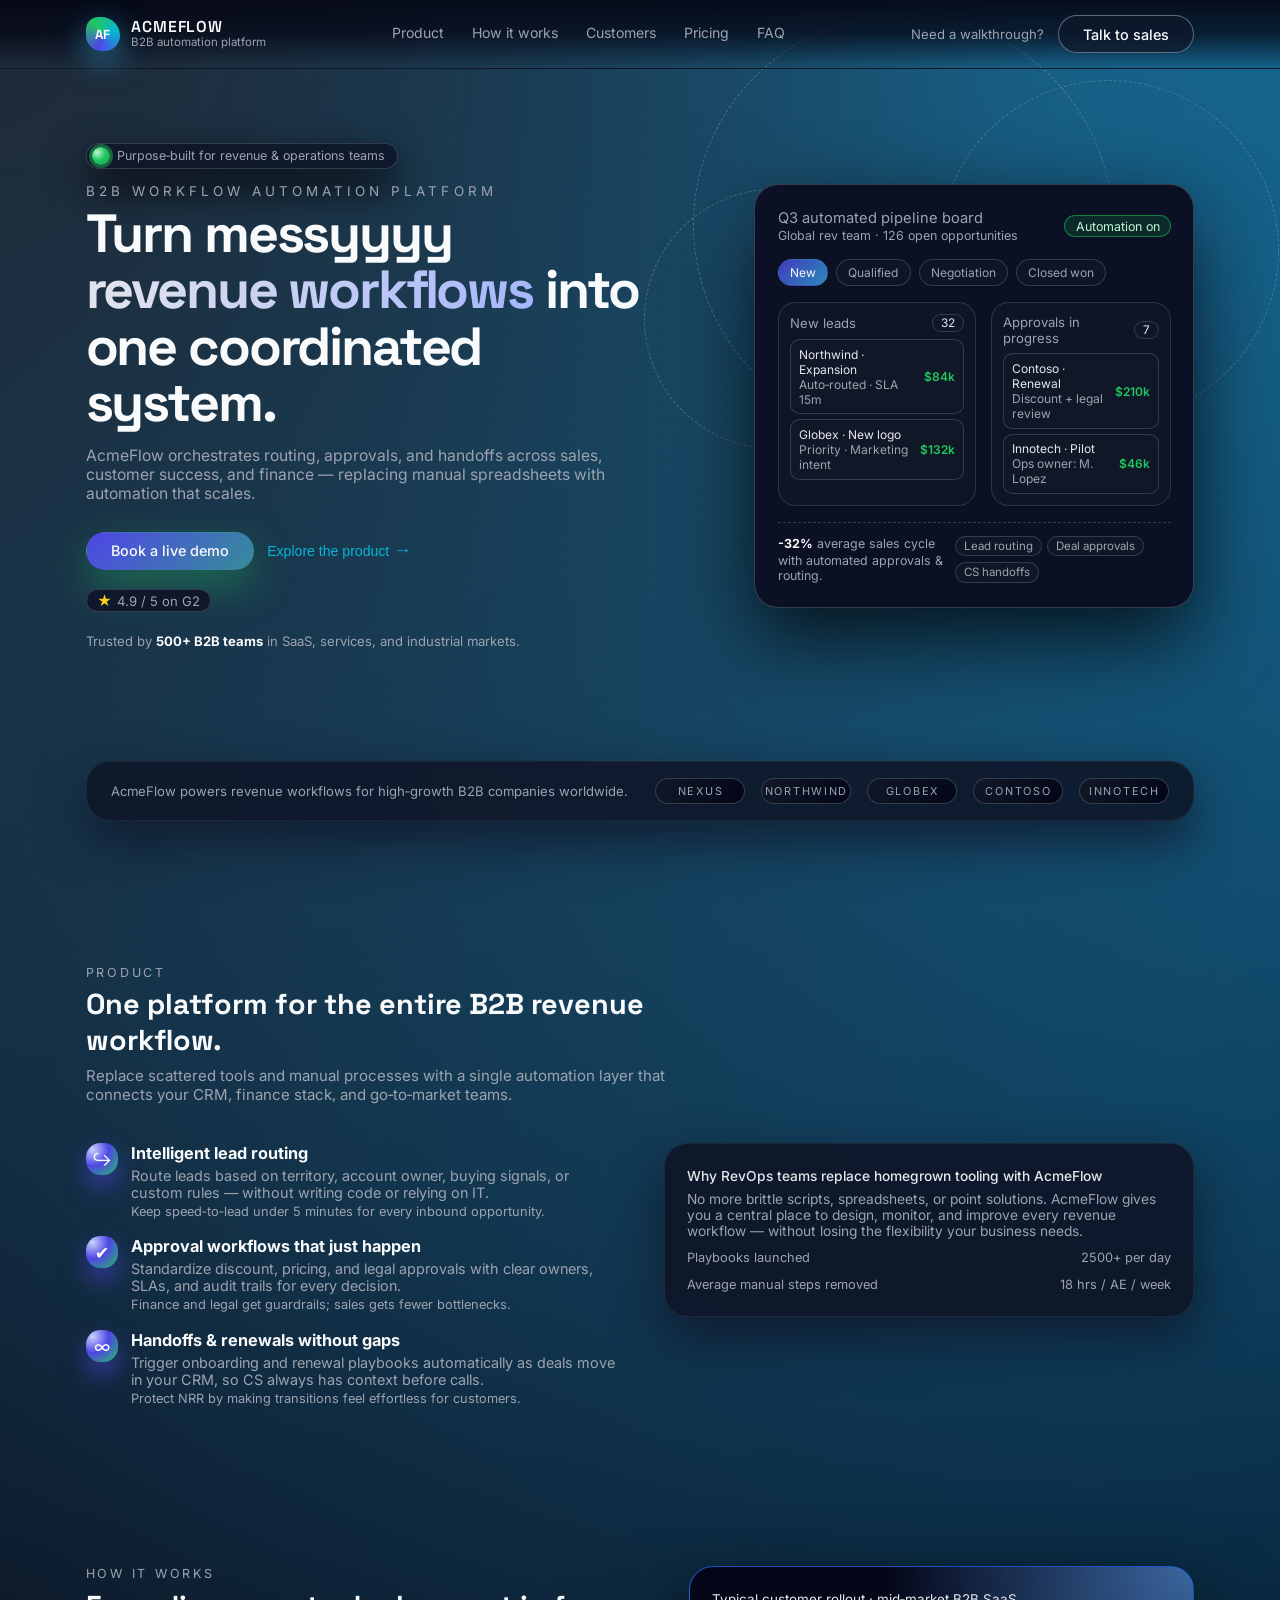
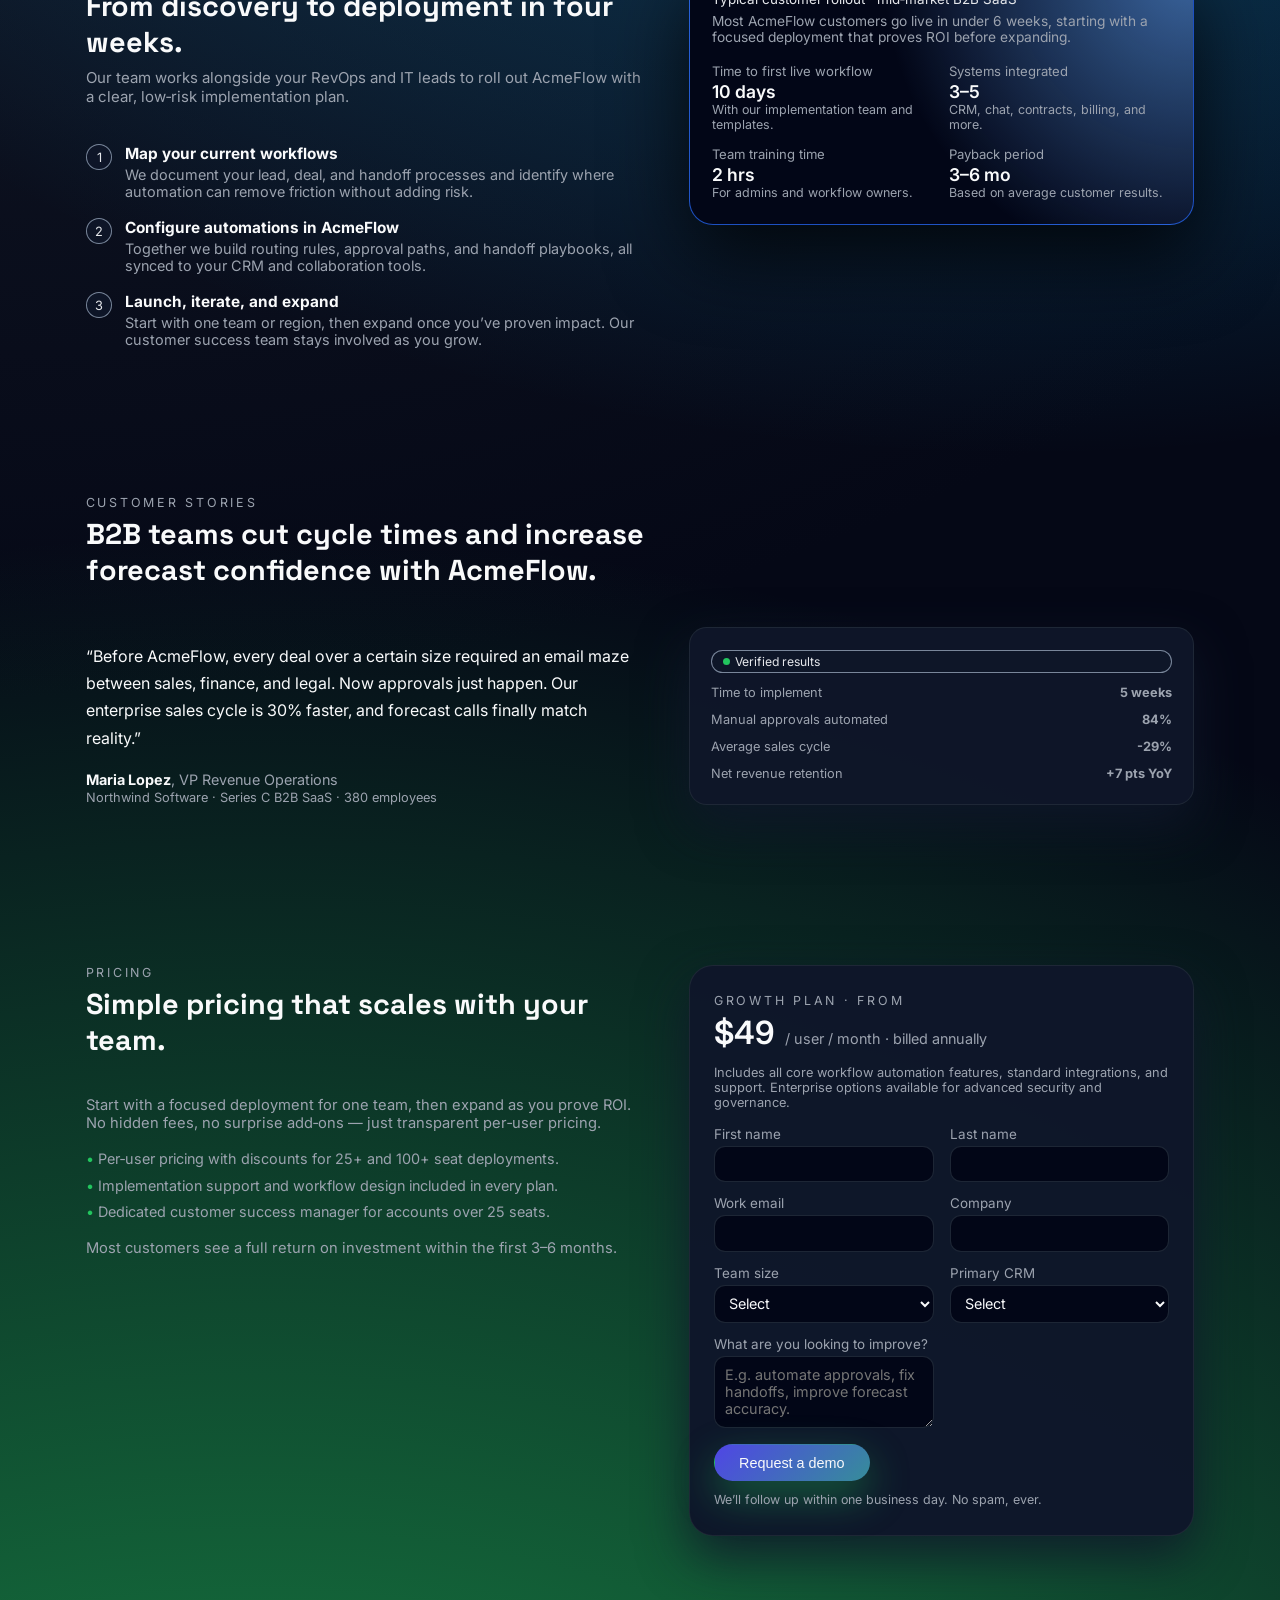
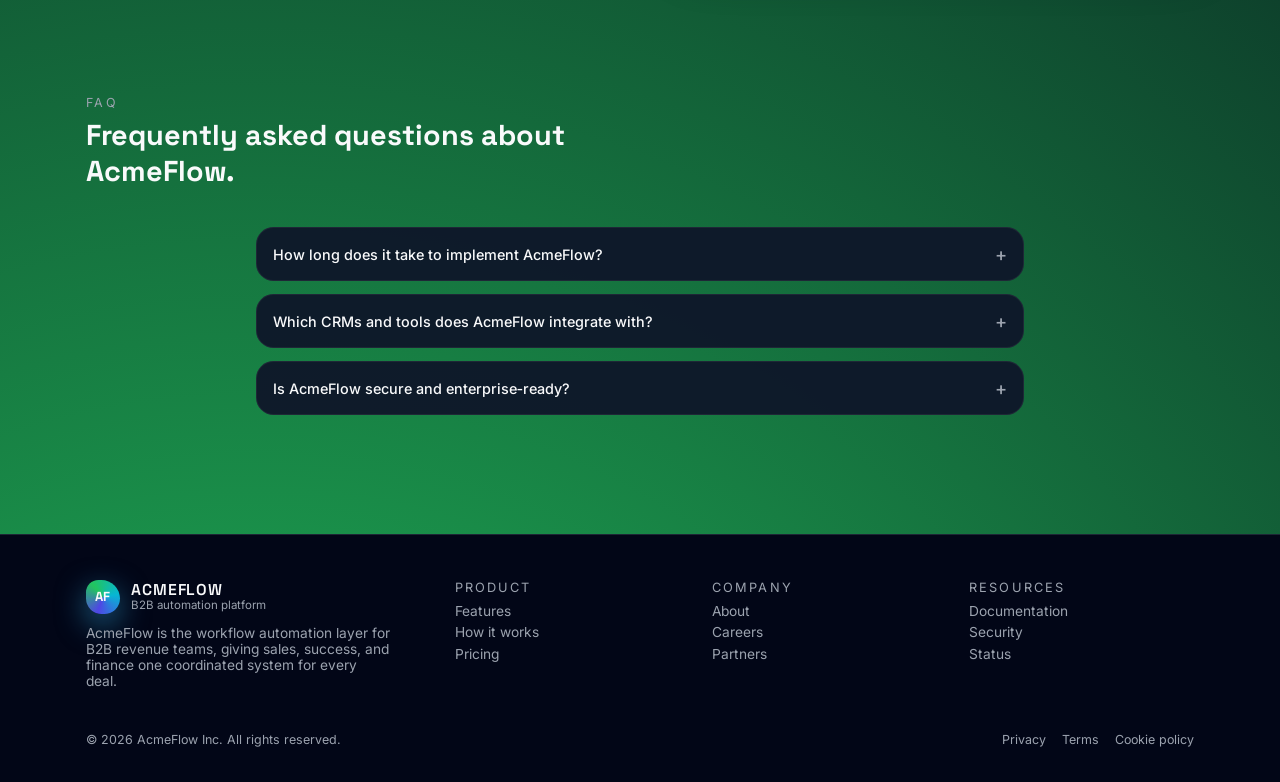
<file: index.html>
<!--
gpt-5.1-high
This landing page is a single‑page marketing site for AcmeFlow, a B2B workflow automation platform aimed at revenue and 
operations leaders in SaaS, services, and other B2B companies. Its goal is to clearly explain what AcmeFlow does
(automating lead routing, approvals, and handoffs across sales, CS, and finance), show the business impact
(shorter sales cycles, fewer manual tasks), build trust (logos, testimonials, security/FAQ), and drive visitors to 
submit the “Request a demo” form. The page contains a hero section with a live‑style pipeline panel, a product/features section,
a “How it works” implementation overview, a customer story with quantified results, a pricing + demo request form,
and supporting navigation to About, Careers, Partners, Documentation, Security, Status, and legal pages. It is designed
for RevOps, Sales Ops, CS leaders, finance stakeholders, and other B2B decision‑makers who are evaluating workflow automation
tools and need a clear, modern, and trustworthy overview before talking to sales.

From a technical point of view, the landing page is built with semantic HTML5, custom CSS3
(using CSS variables, Flexbox, and CSS Grid for layout, plus keyframe animations for motion),
and a small amount of vanilla JavaScript to handle scroll‑reveal animations and the “Request a demo” form
(front‑end only, preventing 404s on submit and showing a success message). It also includes basic SEO features
(meta tags, Open Graph/Twitter tags, canonical URL) and structured data (JSON‑LD SoftwareApplication schema)
to help search engines understand the product. The layout is fully responsive for desktop, tablet, and mobile without any external UI frameworks, making it easy to host as a static site.




AcmeFlow Landing Page

Purpose:
- Single-page B2B marketing site for AcmeFlow, a workflow automation platform.
- Target audience: RevOps, Sales Ops, Customer Success and Finance leaders at B2B companies.
- Goals: explain what AcmeFlow does, show business impact, build trust, and drive demo requests.

Contents:
- Hero section with primary value proposition, CTA, and animated pipeline preview.
- Trust strip with customer logos and rating.
- Product/features section describing lead routing, approvals, and handoffs.
- “How it works” section explaining implementation steps and KPIs.
- Customer story/testimonial with quantified results.
- Pricing + “Request a demo” form.
- FAQ and footer links to About, Careers, Partners, Documentation, Security, Status, and legal pages.

Technologies:
- HTML5 for semantic structure.
- CSS3 with custom properties, Flexbox, and CSS Grid for layout and responsive design.
- CSS keyframe animations for hero card, orbits, and hover states.
- Vanilla JavaScript for scroll-reveal animations and handling the demo form submit on the front end.
- SEO meta tags, Open Graph/Twitter tags, and JSON-LD structured data (SoftwareApplication).
-->



<!DOCTYPE html>
<html lang="en">

<head>
    <!-- Basic SEO -->
    <meta charset="UTF-8" />
    <title>AcmeFlow | Modern B2B Workflow Automation Platform</title>
    <meta name="description"
        content="AcmeFlow is a modern B2B workflow automation platform that helps revenue and operations teams streamline processes, eliminate manual work, and accelerate deals." />
    <meta name="viewport" content="width=device-width, initial-scale=1" />
    <link rel="canonical" href="https://www.example.com/" />
    <meta name="robots" content="index, follow" />

    <!-- Open Graph -->
    <meta property="og:title" content="AcmeFlow | Modern B2B Workflow Automation Platform" />
    <meta property="og:description"
        content="Automate B2B workflows, centralize data, and keep revenue teams in sync with AcmeFlow." />
    <meta property="og:type" content="website" />
    <meta property="og:url" content="https://www.example.com/" />
    <meta property="og:image" content="https://www.example.com/assets/og-image.jpg" />

    <!-- Twitter -->
    <meta name="twitter:card" content="summary_large_image" />
    <meta name="twitter:title" content="AcmeFlow | Modern B2B Workflow Automation Platform" />
    <meta name="twitter:description"
        content="Automate B2B workflows, centralize data, and keep revenue teams in sync with AcmeFlow." />
    <meta name="twitter:image" content="https://www.example.com/assets/og-image.jpg" />

    <!-- Fonts -->
    <link rel="preconnect" href="https://fonts.googleapis.com" />
    <link rel="preconnect" href="https://fonts.gstatic.com" crossorigin />
    <link
        href="https://fonts.googleapis.com/css2?family=Space+Grotesk:wght@500;600;700&family=Inter:wght@400;500;600&display=swap"
        rel="stylesheet" />
    <link rel="stylesheet" href="styles.css">
    <!-- Structured Data -->
    <script type="application/ld+json">
  {
    "@context": "https://schema.org",
    "@type": "SoftwareApplication",
    "name": "AcmeFlow",
    "applicationCategory": "BusinessApplication",
    "operatingSystem": "Web",
    "url": "https://www.example.com/",
    "description": "B2B workflow automation software that helps teams streamline processes and increase productivity.",
    "publisher": {
      "@type": "Organization",
      "name": "AcmeFlow Inc.",
      "url": "https://www.example.com/"
    },
    "offers": {
      "@type": "Offer",
      "price": "49.00",
      "priceCurrency": "USD"
    }
  }
  </script>


</head>

<body>
    <header class="site-header">
        <div class="shell header-inner">
            <a href="#top" class="brand">
                <span class="brand-mark">AF</span>
                <span class="brand-text">
                    <span class="brand-name">AcmeFlow</span>
                    <span class="brand-tagline">B2B automation platform</span>
                </span>
            </a>
            <nav class="nav" aria-label="Primary navigation">
                <a href="#features">Product</a>
                <a href="#how">How it works</a>
                <a href="#customers">Customers</a>
                <a href="#pricing">Pricing</a>
                <a href="#faq">FAQ</a>
            </nav>
            <div class="header-cta">
                <span>Need a walkthrough?</span>
                <a href="#pricing" class="btn btn-ghost">Talk to sales</a>
            </div>
        </div>
    </header>

    <main id="top">
        <!-- Hero -->
        <section class="hero" aria-labelledby="hero-title">
            <div class="shell hero-inner">
                <div class="hero-left">
                    <div class="hero-pill">
                        <span class="hero-pill-dot"></span>
                        Purpose‑built for revenue & operations teams
                    </div>
                    <div class="hero-kicker">B2B workflow automation platform</div>
                    <h1 class="hero-title" id="hero-title">
                        Turn messyyyy <span>revenue workflows</span> into one coordinated system.
                    </h1>
                    <p class="hero-subtitle">
                        AcmeFlow orchestrates routing, approvals, and handoffs across sales, customer success,
                        and finance — replacing manual spreadsheets with automation that scales.
                    </p>
                    <div class="hero-actions">
                        <a href="#pricing" class="btn btn-primary">Book a live demo</a>
                        <button type="button" class="btn-link"
                            onclick="document.getElementById('features').scrollIntoView({behavior:'smooth'});">
                            Explore the product <span>→</span>
                        </button>
                    </div>
                    <div class="hero-meta">
                        <div class="hero-rating-pill">
                            <span>★</span>
                            4.9 / 5 on G2
                        </div>
                        <div>
                            Trusted by <strong>500+ B2B teams</strong> in SaaS, services, and industrial markets.
                        </div>
                    </div>
                </div>

                <div class="hero-right">
                    <div class="hero-orbit-bg" aria-hidden="true">
                        <div class="hero-orbit-ring"></div>
                        <div class="hero-orbit-ring"></div>
                        <div class="hero-orbit-ring"></div>
                    </div>
                    <div class="hero-panel-stack">
                        <div class="hero-panel-shadow" aria-hidden="true"></div>
                        <aside class="hero-panel" aria-label="Live revenue workflow overview">
                            <div class="hero-panel-header">
                                <div>
                                    <div class="hero-panel-title">Q3 automated pipeline board</div>
                                    <div style="font-size:0.78rem;color:var(--text-muted);margin-top:0.1rem;">
                                        Global rev team · 126 open opportunities
                                    </div>
                                </div>
                                <div class="hero-panel-badge">Automation on</div>
                            </div>

                            <div class="stage-rail">
                                <div class="stage-pill is-active">New</div>
                                <div class="stage-pill">Qualified</div>
                                <div class="stage-pill">Negotiation</div>
                                <div class="stage-pill">Closed won</div>
                            </div>

                            <div class="board-grid">
                                <div class="board-column">
                                    <div class="board-column-header">
                                        <div class="board-column-title">New leads</div>
                                        <span class="board-count">32</span>
                                    </div>
                                    <div class="deal-chip">
                                        <div>
                                            <span class="deal-name">Northwind · Expansion</span>
                                            <span class="deal-meta">Auto‑routed · SLA 15m</span>
                                        </div>
                                        <span class="deal-amount">$84k</span>
                                    </div>
                                    <div class="deal-chip">
                                        <div>
                                            <span class="deal-name">Globex · New logo</span>
                                            <span class="deal-meta">Priority · Marketing intent</span>
                                        </div>
                                        <span class="deal-amount">$132k</span>
                                    </div>
                                </div>
                                <div class="board-column">
                                    <div class="board-column-header">
                                        <div class="board-column-title">Approvals in progress</div>
                                        <span class="board-count">7</span>
                                    </div>
                                    <div class="deal-chip">
                                        <div>
                                            <span class="deal-name">Contoso · Renewal</span>
                                            <span class="deal-meta">Discount + legal review</span>
                                        </div>
                                        <span class="deal-amount">$210k</span>
                                    </div>
                                    <div class="deal-chip">
                                        <div>
                                            <span class="deal-name">Innotech · Pilot</span>
                                            <span class="deal-meta">Ops owner: M. Lopez</span>
                                        </div>
                                        <span class="deal-amount">$46k</span>
                                    </div>
                                </div>
                            </div>

                            <div class="hero-panel-footer">
                                <div>
                                    <strong>-32%</strong> average sales cycle
                                    <span style="display:block;color:var(--text-muted);margin-top:0.1rem;">
                                        with automated approvals & routing.
                                    </span>
                                </div>
                                <div class="hero-tag-pills">
                                    <span class="hero-tag">Lead routing</span>
                                    <span class="hero-tag">Deal approvals</span>
                                    <span class="hero-tag">CS handoffs</span>
                                </div>
                            </div>
                        </aside>
                    </div>
                </div>
            </div>
        </section>

        <!-- Trust -->
        <section class="trust" aria-label="Companies that use AcmeFlow">
            <div class="shell">
                <div class="trust-inner">
                    <div>AcmeFlow powers revenue workflows for high‑growth B2B companies worldwide.</div>
                    <div class="trust-logos" aria-hidden="true">
                        <div class="trust-logo">Nexus</div>
                        <div class="trust-logo">Northwind</div>
                        <div class="trust-logo">Globex</div>
                        <div class="trust-logo">Contoso</div>
                        <div class="trust-logo">Innotech</div>
                    </div>
                </div>
            </div>
        </section>

        <!-- Features -->
        <section id="features" class="features" aria-labelledby="features-title">
            <div class="shell">
                <header class="section-heading">
                    <div class="section-kicker">Product</div>
                    <h2 class="section-title" id="features-title">
                        One platform for the entire B2B revenue workflow.
                    </h2>
                    <p class="section-subtitle">
                        Replace scattered tools and manual processes with a single automation layer that connects
                        your CRM, finance stack, and go‑to‑market teams.
                    </p>
                </header>

                <div class="feature-layout">
                    <ul class="feature-list">
                        <li class="feature-item reveal">
                            <div class="feature-icon" aria-hidden="true">↪</div>
                            <div class="feature-text-block">
                                <h3>Intelligent lead routing</h3>
                                <p>
                                    Route leads based on territory, account owner, buying signals, or custom rules —
                                    without writing code or relying on IT.
                                </p>
                                <div class="feature-tagline">
                                    Keep speed‑to‑lead under 5 minutes for every inbound opportunity.
                                </div>
                            </div>
                        </li>
                        <li class="feature-item reveal">
                            <div class="feature-icon" aria-hidden="true">✔</div>
                            <div class="feature-text-block">
                                <h3>Approval workflows that just happen</h3>
                                <p>
                                    Standardize discount, pricing, and legal approvals with clear owners, SLAs, and
                                    audit trails for every decision.
                                </p>
                                <div class="feature-tagline">
                                    Finance and legal get guardrails; sales gets fewer bottlenecks.
                                </div>
                            </div>
                        </li>
                        <li class="feature-item reveal">
                            <div class="feature-icon" aria-hidden="true">∞</div>
                            <div class="feature-text-block">
                                <h3>Handoffs & renewals without gaps</h3>
                                <p>
                                    Trigger onboarding and renewal playbooks automatically as deals move in your CRM,
                                    so CS always has context before calls.
                                </p>
                                <div class="feature-tagline">
                                    Protect NRR by making transitions feel effortless for customers.
                                </div>
                            </div>
                        </li>
                    </ul>

                    <aside class="feature-side-card reveal" aria-label="Why teams switch to AcmeFlow">
                        <div style="font-weight:500;color:#e5e7eb;margin-bottom:0.45rem;">
                            Why RevOps teams replace homegrown tooling with AcmeFlow
                        </div>
                        <p style="margin:0;">
                            No more brittle scripts, spreadsheets, or point solutions. AcmeFlow gives you a central
                            place to design, monitor, and improve every revenue workflow — without losing the
                            flexibility your business needs.
                        </p>
                        <div class="metric-row">
                            <span>Playbooks launched</span>
                            <span>2500+ per day</span>
                        </div>
                        <div class="metric-row">
                            <span>Average manual steps removed</span>
                            <span>18 hrs / AE / week</span>
                        </div>
                    </aside>
                </div>
            </div>
        </section>

        <!-- How it works -->
        <section id="how" aria-labelledby="how-title">
            <div class="shell how-layout">
                <div>
                    <header class="section-heading">
                        <div class="section-kicker">How it works</div>
                        <h2 class="section-title" id="how-title">From discovery to deployment in four weeks.</h2>
                        <p class="section-subtitle">
                            Our team works alongside your RevOps and IT leads to roll out AcmeFlow with a clear,
                            low‑risk implementation plan.
                        </p>
                    </header>

                    <ul class="steps-list">
                        <li class="step-item reveal">
                            <div class="step-index">1</div>
                            <div>
                                <h3>Map your current workflows</h3>
                                <p>
                                    We document your lead, deal, and handoff processes and identify where automation
                                    can remove friction without adding risk.
                                </p>
                            </div>
                        </li>
                        <li class="step-item reveal">
                            <div class="step-index">2</div>
                            <div>
                                <h3>Configure automations in AcmeFlow</h3>
                                <p>
                                    Together we build routing rules, approval paths, and handoff playbooks, all synced
                                    to your CRM and collaboration tools.
                                </p>
                            </div>
                        </li>
                        <li class="step-item reveal">
                            <div class="step-index">3</div>
                            <div>
                                <h3>Launch, iterate, and expand</h3>
                                <p>
                                    Start with one team or region, then expand once you’ve proven impact. Our customer
                                    success team stays involved as you grow.
                                </p>
                            </div>
                        </li>
                    </ul>
                </div>

                <aside class="how-card reveal" aria-label="Implementation metrics">
                    <div style="font-size:0.84rem;color:#e5e7eb;margin-bottom:0.4rem;">
                        Typical customer rollout · mid‑market B2B SaaS
                    </div>
                    <p style="margin:0;">
                        Most AcmeFlow customers go live in under 6 weeks, starting with a focused deployment that
                        proves ROI before expanding.
                    </p>

                    <div class="how-kpi-grid">
                        <div>
                            <div class="how-kpi-label">Time to first live workflow</div>
                            <div class="how-kpi-value">10 days</div>
                            <div style="font-size:0.78rem;color:var(--text-muted);">
                                With our implementation team and templates.
                            </div>
                        </div>
                        <div>
                            <div class="how-kpi-label">Systems integrated</div>
                            <div class="how-kpi-value">3–5</div>
                            <div style="font-size:0.78rem;color:var(--text-muted);">
                                CRM, chat, contracts, billing, and more.
                            </div>
                        </div>
                        <div>
                            <div class="how-kpi-label">Team training time</div>
                            <div class="how-kpi-value">2 hrs</div>
                            <div style="font-size:0.78rem;color:var(--text-muted);">
                                For admins and workflow owners.
                            </div>
                        </div>
                        <div>
                            <div class="how-kpi-label">Payback period</div>
                            <div class="how-kpi-value">3–6 mo</div>
                            <div style="font-size:0.78rem;color:var(--text-muted);">
                                Based on average customer results.
                            </div>
                        </div>
                    </div>
                </aside>
            </div>
        </section>

        <!-- Testimonials -->
        <section id="customers" class="testimonials" aria-labelledby="customers-title">
            <div class="shell">
                <header class="section-heading">
                    <div class="section-kicker">Customer stories</div>
                    <h2 class="section-title" id="customers-title">
                        B2B teams cut cycle times and increase forecast confidence with AcmeFlow.
                    </h2>
                </header>

                <div class="test-layout">
                    <article class="reveal">
                        <p class="quote">
                            “Before AcmeFlow, every deal over a certain size required an email maze between sales,
                            finance, and legal. Now approvals just happen. Our enterprise sales cycle is 30% faster,
                            and forecast calls finally match reality.”
                        </p>
                        <div class="quote-author">
                            <strong>Maria Lopez</strong>, VP Revenue Operations
                            <span>Northwind Software · Series C B2B SaaS · 380 employees</span>
                        </div>
                    </article>

                    <aside class="test-card reveal" aria-label="Northwind metrics with AcmeFlow">
                        <div class="test-badge">
                            <span></span>
                            Verified results
                        </div>
                        <div class="test-stat-row">
                            <span>Time to implement</span>
                            <strong>5 weeks</strong>
                        </div>
                        <div class="test-stat-row">
                            <span>Manual approvals automated</span>
                            <strong>84%</strong>
                        </div>
                        <div class="test-stat-row">
                            <span>Average sales cycle</span>
                            <strong>-29%</strong>
                        </div>
                        <div class="test-stat-row">
                            <span>Net revenue retention</span>
                            <strong>+7 pts YoY</strong>
                        </div>
                    </aside>
                </div>
            </div>
        </section>

        <!-- Pricing & demo form -->
        <section id="pricing" aria-labelledby="pricing-title">
            <div class="shell pricing-layout">
                <div>
                    <header class="section-heading">
                        <div class="section-kicker">Pricing</div>
                        <h2 class="section-title" id="pricing-title">Simple pricing that scales with your team.</h2>
                    </header>
                    <p class="pricing-note">
                        Start with a focused deployment for one team, then expand as you prove ROI. No hidden fees,
                        no surprise add‑ons — just transparent per‑user pricing.
                    </p>
                    <ul class="pricing-list">
                        <li>Per‑user pricing with discounts for 25+ and 100+ seat deployments.</li>
                        <li>Implementation support and workflow design included in every plan.</li>
                        <li>Dedicated customer success manager for accounts over 25 seats.</li>
                    </ul>
                    <p class="pricing-note">
                        Most customers see a full return on investment within the first 3–6 months.
                    </p>
                </div>

                <aside class="pricing-card reveal" aria-label="Request an AcmeFlow demo">
                    <div class="pricing-label">Growth plan · from</div>
                    <div class="pricing-price">
                        $49
                        <span>/ user / month · billed annually</span>
                    </div>
                    <p class="pricing-fine">
                        Includes all core workflow automation features, standard integrations, and support. Enterprise
                        options available for advanced security and governance.
                    </p>

                    <form id="demo-form" aria-label="Request a demo form">
                        <div class="form-grid">
                            <div class="form-field">
                                <label for="first-name" class="form-label">First name</label>
                                <input id="first-name" name="first-name" type="text" class="input"
                                    autocomplete="given-name" required>
                            </div>
                            <div class="form-field">
                                <label for="last-name" class="form-label">Last name</label>
                                <input id="last-name" name="last-name" type="text" class="input"
                                    autocomplete="family-name" required>
                            </div>
                            <div class="form-field">
                                <label for="email" class="form-label">Work email</label>
                                <input id="email" name="email" type="email" class="input" autocomplete="email" required>
                            </div>
                            <div class="form-field">
                                <label for="company" class="form-label">Company</label>
                                <input id="company" name="company" type="text" class="input" required>
                            </div>
                            <div class="form-field">
                                <label for="team-size" class="form-label">Team size</label>
                                <select id="team-size" name="team-size" class="select" required>
                                    <option value="">Select</option>
                                    <option value="1-10">1–10</option>
                                    <option value="11-50">11–50</option>
                                    <option value="51-200">51–200</option>
                                    <option value="200+">200+</option>
                                </select>
                            </div>
                            <div class="form-field">
                                <label for="crm" class="form-label">Primary CRM</label>
                                <select id="crm" name="crm" class="select">
                                    <option value="">Select</option>
                                    <option value="salesforce">Salesforce</option>
                                    <option value="hubspot">HubSpot</option>
                                    <option value="dynamics">Microsoft Dynamics</option>
                                    <option value="other">Other</option>
                                </select>
                            </div>
                            <div class="form-field">
                                <label for="goals" class="form-label">What are you looking to improve?</label>
                                <textarea id="goals" name="goals" class="textarea"
                                    placeholder="E.g. automate approvals, fix handoffs, improve forecast accuracy."></textarea>
                            </div>
                        </div>

                        <div class="form-footer">
                            <button type="submit" class="btn btn-primary">Request a demo</button>
                            <div>We’ll follow up within one business day. No spam, ever.</div>
                        </div>
                    </form>
                </aside>
            </div>
        </section>

        <!-- FAQ -->
        <section id="faq" aria-labelledby="faq-title">
            <div class="shell">
                <header class="section-heading">
                    <div class="section-kicker">FAQ</div>
                    <h2 class="section-title" id="faq-title">
                        Frequently asked questions about AcmeFlow.
                    </h2>
                </header>

                <div class="faq-inner">
                    <details class="reveal">
                        <summary>
                            How long does it take to implement AcmeFlow?
                            <span class="faq-toggle">+</span>
                        </summary>
                        <p>
                            Most B2B customers go live in 4–6 weeks. Our team maps your current workflows,
                            configures automations, and trains your admins and end‑users. Complex, multi‑region
                            deployments may take longer, but we guide you through each step.
                        </p>
                    </details>

                    <details class="reveal">
                        <summary>
                            Which CRMs and tools does AcmeFlow integrate with?
                            <span class="faq-toggle">+</span>
                        </summary>
                        <p>
                            We offer native integrations with Salesforce, HubSpot, Microsoft Dynamics, Slack,
                            Google Workspace, and major data warehouses. Our API and webhook framework make it
                            easy to connect other B2B tools in your stack.
                        </p>
                    </details>

                    <details class="reveal">
                        <summary>
                            Is AcmeFlow secure and enterprise‑ready?
                            <span class="faq-toggle">+</span>
                        </summary>
                        <p>
                            Yes. AcmeFlow is built for modern B2B enterprises, with SSO (SAML/OIDC), role‑based
                            access controls, audit logging, and encryption in transit and at rest. Our team
                            can support your security review and vendor assessment process.
                        </p>
                    </details>
                </div>
            </div>
        </section>
    </main>

    <footer class="site-footer">
        <div class="shell">
            <div class="footer-grid">
                <div>
                    <a href="#top" class="brand" aria-label="AcmeFlow home">
                        <span class="brand-mark">AF</span>
                        <span class="brand-text">
                            <span class="brand-name">AcmeFlow</span>
                            <span class="brand-tagline">B2B automation platform</span>
                        </span>
                    </a>
                    <p class="footer-text">
                        AcmeFlow is the workflow automation layer for B2B revenue teams, giving sales, success,
                        and finance one coordinated system for every deal.
                    </p>
                </div>
                <div>
                    <div class="footer-heading">Product</div>
                    <ul class="footer-links">
                        <li><a href="#features">Features</a></li>
                        <li><a href="#how">How it works</a></li>
                        <li><a href="#pricing">Pricing</a></li>
                    </ul>
                </div>
                <div>
                    <div class="footer-heading">Company</div>
                    <ul class="footer-links">
                        <li><a href="about.html">About</a></li>
                        <li><a href="careers.html">Careers</a></li>
                        <li><a href="partners.html">Partners</a></li>
                    </ul>
                </div>
                <div>
                    <div class="footer-heading">Resources</div>
                    <ul class="footer-links">
                        <li><a href="documentation.html">Documentation</a></li>
                        <li><a href="security.html">Security</a></li>
                        <li><a href="status.html">Status</a></li>
                    </ul>
                </div>
            </div>

            <div class="footer-bottom">
                <div>© <span id="year"></span> AcmeFlow Inc. All rights reserved.</div>
                <div class="footer-bottom-links">
                    <a href="privacy.html">Privacy</a>
                    <a href="terms.html">Terms</a>
                    <a href="cookies.html">Cookie policy</a>
                </div>
            </div>
        </div>

        <script>
            // Dynamic year in footer
            document.getElementById("year").textContent = new Date().getFullYear();

            // Scroll reveal
            function initReveal() {
                document.body.classList.add("js-enabled");
                const els = document.querySelectorAll(".reveal");
                if (!("IntersectionObserver" in window)) {
                    els.forEach(el => el.classList.add("is-visible"));
                    return;
                }
                const observer = new IntersectionObserver((entries, obs) => {
                    entries.forEach(entry => {
                        if (entry.isIntersecting) {
                            entry.target.classList.add("is-visible");
                            obs.unobserve(entry.target);
                        }
                    });
                }, { threshold: 0.18 });

                els.forEach(el => observer.observe(el));
            }

            if (document.readyState === "loading") {
                document.addEventListener("DOMContentLoaded", initReveal);
            } else {
                initReveal();
            }

            // Handle demo form submission on the front-end only
            const demoForm = document.getElementById("demo-form");
            if (demoForm) {
                demoForm.addEventListener("submit", function (e) {
                    e.preventDefault(); // stop the browser sending a POST and causing 404

                    const submitBtn = demoForm.querySelector('button[type="submit"]');
                    if (submitBtn) {
                        submitBtn.disabled = true;
                        submitBtn.textContent = "Request sent";
                    }

                    // Remove any existing success message
                    const oldMsg = demoForm.querySelector(".demo-success-message");
                    if (oldMsg) oldMsg.remove();

                    // Add a success message under the footer text
                    const msg = document.createElement("div");
                    msg.className = "form-hint demo-success-message";
                    msg.style.color = "#22c55e";
                    msg.style.marginTop = "0.4rem";
                    msg.textContent = "Thanks! We’ve received your request and will be in touch shortly.";

                    const footer = demoForm.querySelector(".form-footer");
                    if (footer) {
                        footer.appendChild(msg);
                    } else {
                        demoForm.appendChild(msg);
                    }
                });
            }
        </script>
    </footer>
</body>

</html>
</file>
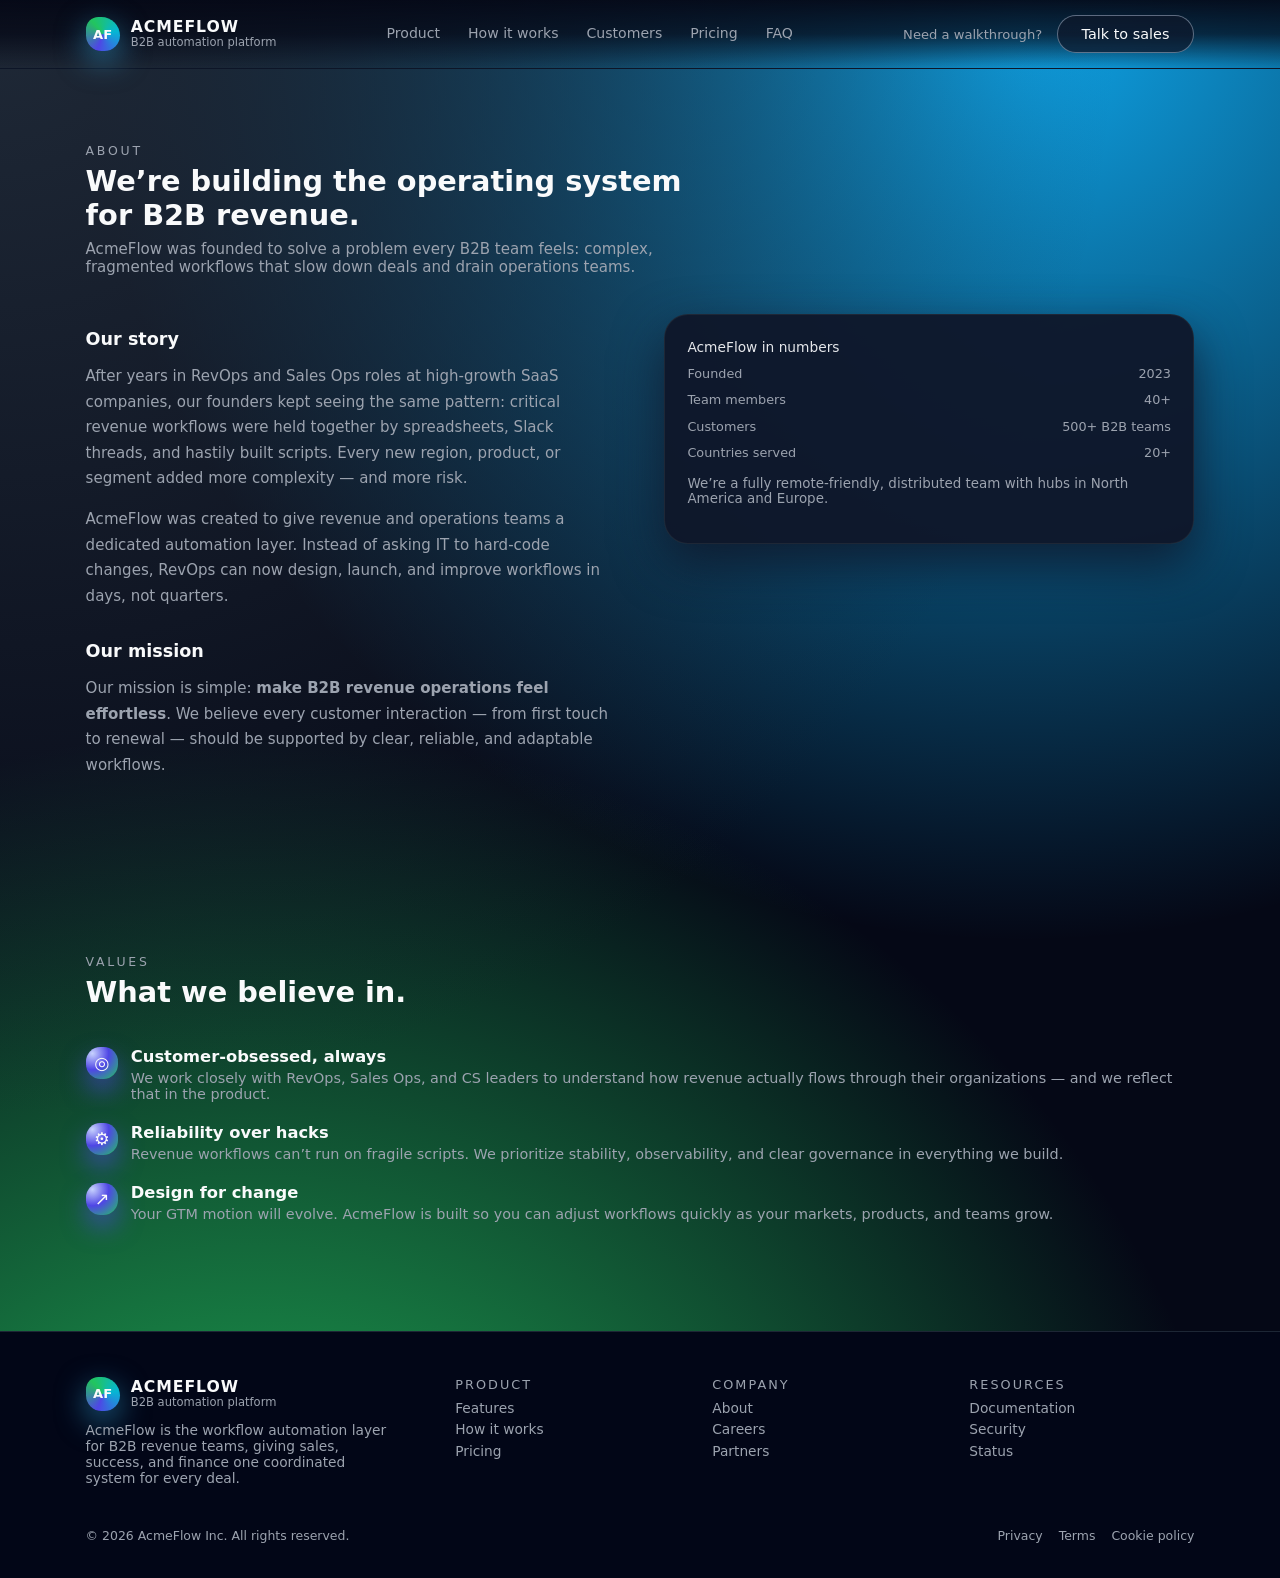
<file: about.html>
<!DOCTYPE html>
<html lang="en">

<head>
    <meta charset="UTF-8" />
    <title>About AcmeFlow | B2B Workflow Automation Platform</title>
    <meta name="description"
        content="Learn about AcmeFlow, the B2B workflow automation platform built for revenue and operations teams to streamline complex processes." />
    <meta name="viewport" content="width=device-width, initial-scale=1" />
    <link rel="canonical" href="https://www.example.com/about.html" />
    <link rel="stylesheet" href="styles.css">
</head>

<body>
    <header class="site-header">
        <div class="shell header-inner">
            <a href="index.html#top" class="brand">
                <span class="brand-mark">AF</span>
                <span class="brand-text">
                    <span class="brand-name">AcmeFlow</span>
                    <span class="brand-tagline">B2B automation platform</span>
                </span>
            </a>
            <nav class="nav" aria-label="Primary navigation">
                <a href="index.html#features">Product</a>
                <a href="index.html#how">How it works</a>
                <a href="index.html#customers">Customers</a>
                <a href="index.html#pricing">Pricing</a>
                <a href="index.html#faq">FAQ</a>
            </nav>
            <div class="header-cta">
                <span>Need a walkthrough?</span>
                <a href="index.html#pricing" class="btn btn-ghost">Talk to sales</a>
            </div>
        </div>
    </header>

    <main id="top">
        <section class="hero" aria-labelledby="about-title">
            <div class="shell">
                <div class="section-heading">
                    <div class="section-kicker">About</div>
                    <h1 class="section-title" id="about-title">We’re building the operating system for B2B revenue.</h1>
                    <p class="section-subtitle">
                        AcmeFlow was founded to solve a problem every B2B team feels: complex, fragmented
                        workflows that slow down deals and drain operations teams.
                    </p>
                </div>
                <div class="feature-layout">
                    <div>
                        <h2 style="font-size:1.1rem;margin-bottom:0.5rem;">Our story</h2>
                        <p style="font-size:0.94rem;color:var(--text-muted);line-height:1.7;">
                            After years in RevOps and Sales Ops roles at high‑growth SaaS companies, our founders
                            kept seeing the same pattern: critical revenue workflows were held together by
                            spreadsheets, Slack threads, and hastily built scripts. Every new region, product, or
                            segment added more complexity — and more risk.
                        </p>
                        <p style="font-size:0.94rem;color:var(--text-muted);line-height:1.7;">
                            AcmeFlow was created to give revenue and operations teams a dedicated automation layer.
                            Instead of asking IT to hard‑code changes, RevOps can now design, launch, and improve
                            workflows in days, not quarters.
                        </p>

                        <h2 style="font-size:1.1rem;margin:2rem 0 0.5rem;">Our mission</h2>
                        <p style="font-size:0.94rem;color:var(--text-muted);line-height:1.7;">
                            Our mission is simple: <strong>make B2B revenue operations feel effortless</strong>.
                            We believe every customer interaction — from first touch to renewal — should be
                            supported by clear, reliable, and adaptable workflows.
                        </p>
                    </div>

                    <aside class="feature-side-card reveal">
                        <div style="font-weight:500;color:#e5e7eb;margin-bottom:0.5rem;">AcmeFlow in numbers</div>
                        <div class="metric-row">
                            <span>Founded</span>
                            <span>2023</span>
                        </div>
                        <div class="metric-row">
                            <span>Team members</span>
                            <span>40+</span>
                        </div>
                        <div class="metric-row">
                            <span>Customers</span>
                            <span>500+ B2B teams</span>
                        </div>
                        <div class="metric-row">
                            <span>Countries served</span>
                            <span>20+</span>
                        </div>
                        <p style="margin-top:1rem;font-size:0.84rem;color:var(--text-muted);">
                            We’re a fully remote‑friendly, distributed team with hubs in North America and Europe.
                        </p>
                    </aside>
                </div>
            </div>
        </section>

        <section aria-labelledby="values-title">
            <div class="shell">
                <div class="section-heading">
                    <div class="section-kicker">Values</div>
                    <h2 class="section-title" id="values-title">What we believe in.</h2>
                </div>
                <ul class="feature-list">
                    <li class="feature-item reveal">
                        <div class="feature-icon" aria-hidden="true">◎</div>
                        <div class="feature-text-block">
                            <h3>Customer‑obsessed, always</h3>
                            <p>
                                We work closely with RevOps, Sales Ops, and CS leaders to understand how revenue
                                actually flows through their organizations — and we reflect that in the product.
                            </p>
                        </div>
                    </li>
                    <li class="feature-item reveal">
                        <div class="feature-icon" aria-hidden="true">⚙</div>
                        <div class="feature-text-block">
                            <h3>Reliability over hacks</h3>
                            <p>
                                Revenue workflows can’t run on fragile scripts. We prioritize stability, observability,
                                and clear governance in everything we build.
                            </p>
                        </div>
                    </li>
                    <li class="feature-item reveal">
                        <div class="feature-icon" aria-hidden="true">↗</div>
                        <div class="feature-text-block">
                            <h3>Design for change</h3>
                            <p>
                                Your GTM motion will evolve. AcmeFlow is built so you can adjust workflows quickly as
                                your markets, products, and teams grow.
                            </p>
                        </div>
                    </li>
                </ul>
            </div>
        </section>
    </main>

    <footer class="site-footer">
        <div class="shell">
            <div class="footer-grid">
                <div>
                    <a href="index.html#top" class="brand" aria-label="AcmeFlow home">
                        <span class="brand-mark">AF</span>
                        <span class="brand-text">
                            <span class="brand-name">AcmeFlow</span>
                            <span class="brand-tagline">B2B automation platform</span>
                        </span>
                    </a>
                    <p class="footer-text">
                        AcmeFlow is the workflow automation layer for B2B revenue teams, giving sales, success,
                        and finance one coordinated system for every deal.
                    </p>
                </div>
                <div>
                    <div class="footer-heading">Product</div>
                    <ul class="footer-links">
                        <li><a href="index.html#features">Features</a></li>
                        <li><a href="index.html#how">How it works</a></li>
                        <li><a href="index.html#pricing">Pricing</a></li>
                    </ul>
                </div>
                <div>
                    <div class="footer-heading">Company</div>
                    <ul class="footer-links">
                        <li><a href="about.html">About</a></li>
                        <li><a href="careers.html">Careers</a></li>
                        <li><a href="partners.html">Partners</a></li>
                    </ul>
                </div>
                <div>
                    <div class="footer-heading">Resources</div>
                    <ul class="footer-links">
                        <li><a href="documentation.html">Documentation</a></li>
                        <li><a href="security.html">Security</a></li>
                        <li><a href="status.html">Status</a></li>
                    </ul>
                </div>
            </div>

            <div class="footer-bottom">
                <div>© <span id="year"></span> AcmeFlow Inc. All rights reserved.</div>
                <div class="footer-bottom-links">
                    <a href="privacy.html">Privacy</a>
                    <a href="terms.html">Terms</a>
                    <a href="cookies.html">Cookie policy</a>
                </div>
            </div>
        </div>
        <script>
            document.getElementById("year").textContent = new Date().getFullYear();
        </script>
    </footer>
</body>

</html>
</file>
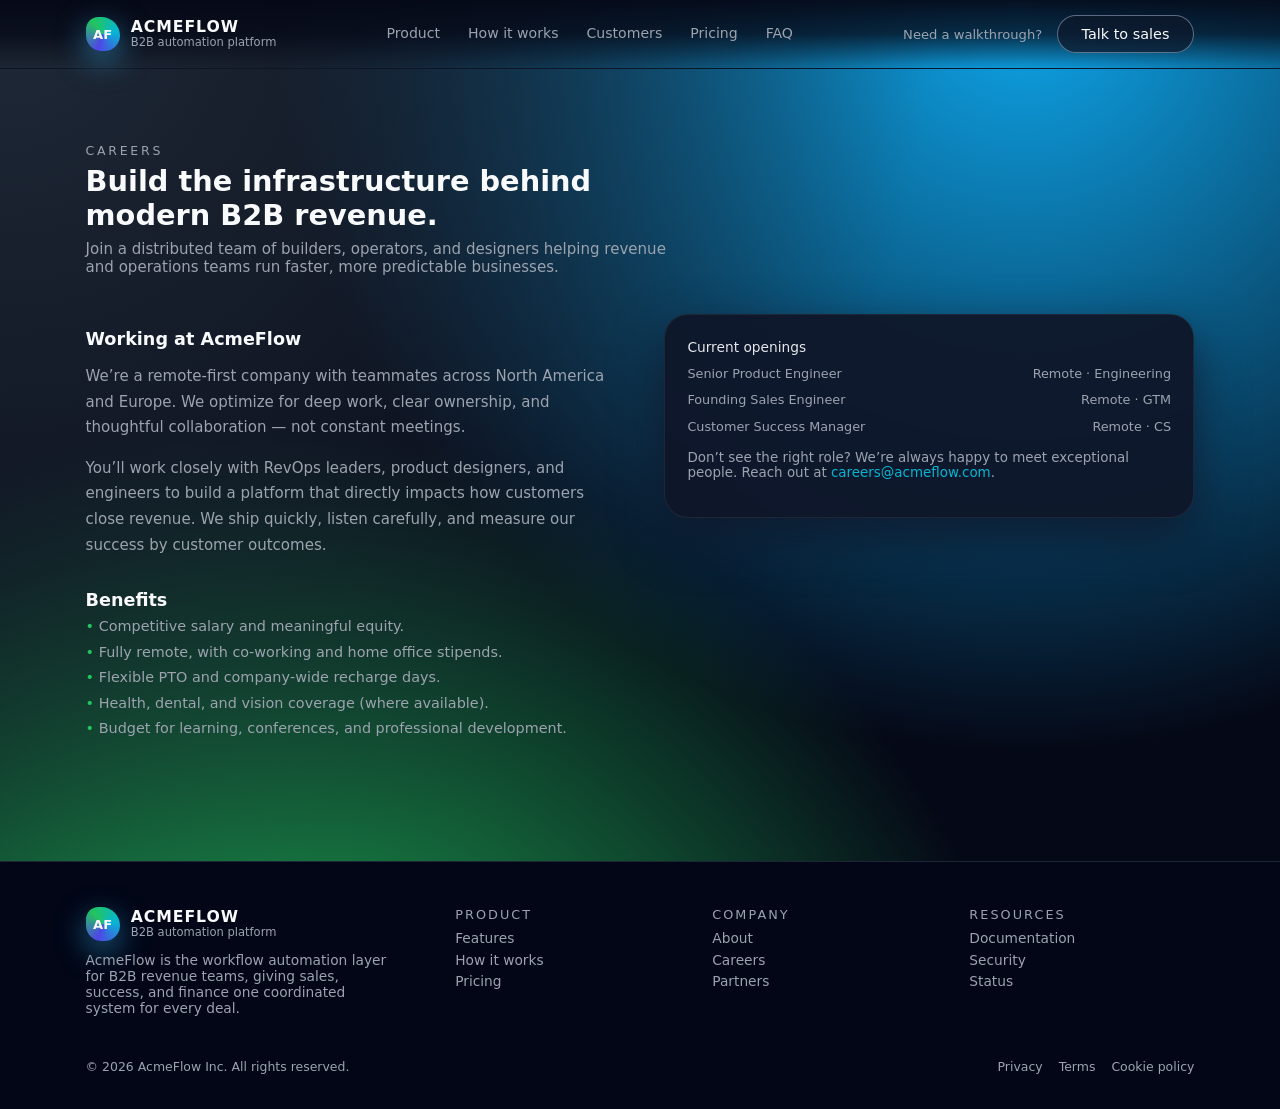
<file: careers.html>
<!DOCTYPE html>
<html lang="en">

<head>
    <meta charset="UTF-8" />
    <title>Careers at AcmeFlow | Join Our Team</title>
    <meta name="description"
        content="Explore open roles at AcmeFlow and help build the future of B2B workflow automation for revenue teams." />
    <meta name="viewport" content="width=device-width, initial-scale=1" />
    <link rel="canonical" href="https://www.example.com/careers.html" />
    <link rel="stylesheet" href="styles.css">
</head>

<body>
    <header class="site-header">
        <div class="shell header-inner">
            <a href="index.html#top" class="brand">
                <span class="brand-mark">AF</span>
                <span class="brand-text">
                    <span class="brand-name">AcmeFlow</span>
                    <span class="brand-tagline">B2B automation platform</span>
                </span>
            </a>
            <nav class="nav" aria-label="Primary navigation">
                <a href="index.html#features">Product</a>
                <a href="index.html#how">How it works</a>
                <a href="index.html#customers">Customers</a>
                <a href="index.html#pricing">Pricing</a>
                <a href="index.html#faq">FAQ</a>
            </nav>
            <div class="header-cta">
                <span>Need a walkthrough?</span>
                <a href="index.html#pricing" class="btn btn-ghost">Talk to sales</a>
            </div>
        </div>
    </header>

    <main id="top">
        <section class="hero" aria-labelledby="careers-title">
            <div class="shell">
                <div class="section-heading">
                    <div class="section-kicker">Careers</div>
                    <h1 class="section-title" id="careers-title">Build the infrastructure behind modern B2B revenue.
                    </h1>
                    <p class="section-subtitle">
                        Join a distributed team of builders, operators, and designers helping revenue and
                        operations teams run faster, more predictable businesses.
                    </p>
                </div>

                <div class="feature-layout">
                    <div>
                        <h2 style="font-size:1.1rem;margin-bottom:0.5rem;">Working at AcmeFlow</h2>
                        <p style="font-size:0.94rem;color:var(--text-muted);line-height:1.7;">
                            We’re a remote‑first company with teammates across North America and Europe. We
                            optimize for deep work, clear ownership, and thoughtful collaboration — not constant
                            meetings.
                        </p>
                        <p style="font-size:0.94rem;color:var(--text-muted);line-height:1.7;">
                            You’ll work closely with RevOps leaders, product designers, and engineers to build a
                            platform that directly impacts how customers close revenue. We ship quickly, listen
                            carefully, and measure our success by customer outcomes.
                        </p>

                        <h2 style="font-size:1.1rem;margin:2rem 0 0.5rem;">Benefits</h2>
                        <ul class="pricing-list">
                            <li>Competitive salary and meaningful equity.</li>
                            <li>Fully remote, with co‑working and home office stipends.</li>
                            <li>Flexible PTO and company‑wide recharge days.</li>
                            <li>Health, dental, and vision coverage (where available).</li>
                            <li>Budget for learning, conferences, and professional development.</li>
                        </ul>
                    </div>

                    <aside class="feature-side-card reveal" aria-label="Open roles">
                        <div style="font-weight:500;color:#e5e7eb;margin-bottom:0.4rem;">Current openings</div>
                        <div class="metric-row">
                            <span>Senior Product Engineer</span>
                            <span>Remote · Engineering</span>
                        </div>
                        <div class="metric-row">
                            <span>Founding Sales Engineer</span>
                            <span>Remote · GTM</span>
                        </div>
                        <div class="metric-row">
                            <span>Customer Success Manager</span>
                            <span>Remote · CS</span>
                        </div>
                        <p style="margin-top:1rem;font-size:0.84rem;color:var(--text-muted);">
                            Don’t see the right role? We’re always happy to meet exceptional people. Reach out at
                            <a href="mailto:careers@acmeflow.com"
                                style="color:var(--accent-alt);">careers@acmeflow.com</a>.
                        </p>
                    </aside>
                </div>
            </div>
        </section>
    </main>

    <footer class="site-footer">
        <div class="shell">
            <div class="footer-grid">
                <div>
                    <a href="index.html#top" class="brand" aria-label="AcmeFlow home">
                        <span class="brand-mark">AF</span>
                        <span class="brand-text">
                            <span class="brand-name">AcmeFlow</span>
                            <span class="brand-tagline">B2B automation platform</span>
                        </span>
                    </a>
                    <p class="footer-text">
                        AcmeFlow is the workflow automation layer for B2B revenue teams, giving sales, success,
                        and finance one coordinated system for every deal.
                    </p>
                </div>
                <div>
                    <div class="footer-heading">Product</div>
                    <ul class="footer-links">
                        <li><a href="index.html#features">Features</a></li>
                        <li><a href="index.html#how">How it works</a></li>
                        <li><a href="index.html#pricing">Pricing</a></li>
                    </ul>
                </div>
                <div>
                    <div class="footer-heading">Company</div>
                    <ul class="footer-links">
                        <li><a href="about.html">About</a></li>
                        <li><a href="careers.html">Careers</a></li>
                        <li><a href="partners.html">Partners</a></li>
                    </ul>
                </div>
                <div>
                    <div class="footer-heading">Resources</div>
                    <ul class="footer-links">
                        <li><a href="documentation.html">Documentation</a></li>
                        <li><a href="security.html">Security</a></li>
                        <li><a href="status.html">Status</a></li>
                    </ul>
                </div>
            </div>

            <div class="footer-bottom">
                <div>© <span id="year"></span> AcmeFlow Inc. All rights reserved.</div>
                <div class="footer-bottom-links">
                    <a href="privacy.html">Privacy</a>
                    <a href="terms.html">Terms</a>
                    <a href="cookies.html">Cookie policy</a>
                </div>
            </div>
        </div>
        <script>
            document.getElementById("year").textContent = new Date().getFullYear();
        </script>
    </footer>
</body>

</html>
</file>
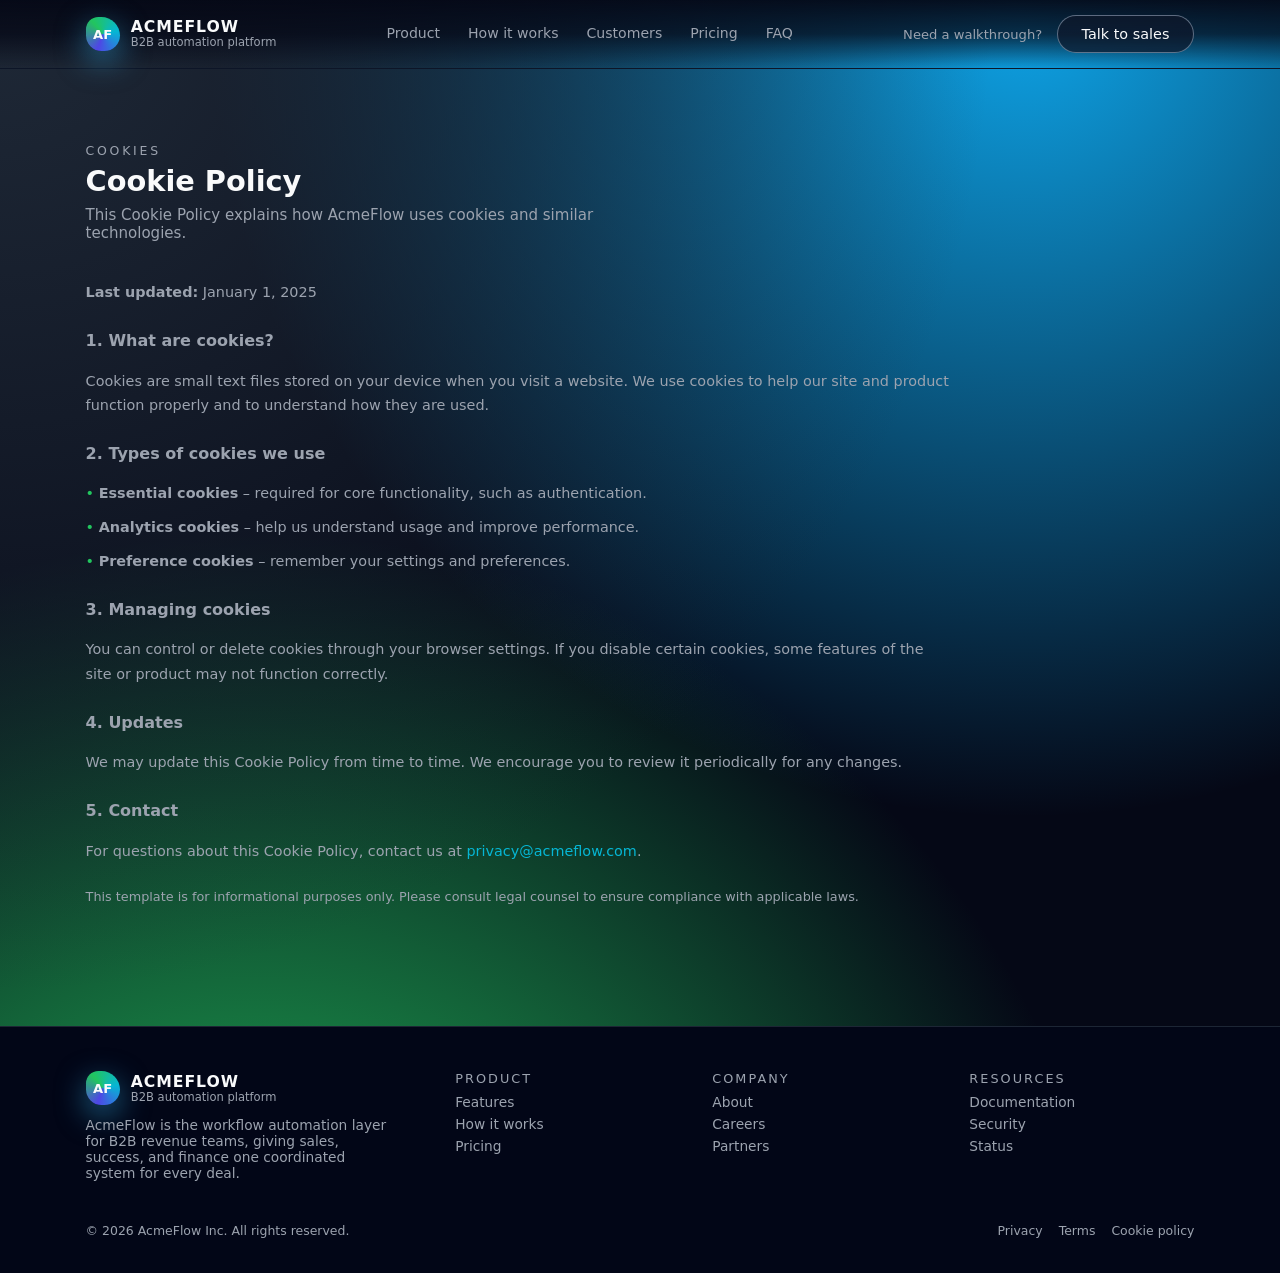
<file: cookies.html>
<!DOCTYPE html>
<html lang="en">

<head>
    <meta charset="UTF-8" />
    <title>AcmeFlow Cookie Policy</title>
    <meta name="description"
        content="Learn how AcmeFlow uses cookies and similar technologies on our website and platform." />
    <meta name="viewport" content="width=device-width, initial-scale=1" />
    <link rel="canonical" href="https://www.example.com/cookies.html" />
    <link rel="stylesheet" href="styles.css">
</head>

<body>
    <header class="site-header">
        <div class="shell header-inner">
            <a href="index.html#top" class="brand">
                <span class="brand-mark">AF</span>
                <span class="brand-text">
                    <span class="brand-name">AcmeFlow</span>
                    <span class="brand-tagline">B2B automation platform</span>
                </span>
            </a>
            <nav class="nav" aria-label="Primary navigation">
                <a href="index.html#features">Product</a>
                <a href="index.html#how">How it works</a>
                <a href="index.html#customers">Customers</a>
                <a href="index.html#pricing">Pricing</a>
                <a href="index.html#faq">FAQ</a>
            </nav>
            <div class="header-cta">
                <span>Need a walkthrough?</span>
                <a href="index.html#pricing" class="btn btn-ghost">Talk to sales</a>
            </div>
        </div>
    </header>

    <main id="top">
        <section class="hero" aria-labelledby="cookies-title">
            <div class="shell">
                <div class="section-heading">
                    <div class="section-kicker">Cookies</div>
                    <h1 class="section-title" id="cookies-title">Cookie Policy</h1>
                    <p class="section-subtitle">
                        This Cookie Policy explains how AcmeFlow uses cookies and similar technologies.
                    </p>
                </div>

                <article style="font-size:0.9rem;color:var(--text-muted);line-height:1.7;max-width:54rem;">
                    <p><strong>Last updated:</strong> January 1, 2025</p>

                    <h2 style="font-size:1rem;margin-top:1.4rem;">1. What are cookies?</h2>
                    <p>
                        Cookies are small text files stored on your device when you visit a website. We use
                        cookies to help our site and product function properly and to understand how they are used.
                    </p>

                    <h2 style="font-size:1rem;margin-top:1.4rem;">2. Types of cookies we use</h2>
                    <ul class="pricing-list">
                        <li><strong>Essential cookies</strong> – required for core functionality, such as
                            authentication.</li>
                        <li><strong>Analytics cookies</strong> – help us understand usage and improve performance.</li>
                        <li><strong>Preference cookies</strong> – remember your settings and preferences.</li>
                    </ul>

                    <h2 style="font-size:1rem;margin-top:1.4rem;">3. Managing cookies</h2>
                    <p>
                        You can control or delete cookies through your browser settings. If you disable certain
                        cookies, some features of the site or product may not function correctly.
                    </p>

                    <h2 style="font-size:1rem;margin-top:1.4rem;">4. Updates</h2>
                    <p>
                        We may update this Cookie Policy from time to time. We encourage you to review it
                        periodically for any changes.
                    </p>

                    <h2 style="font-size:1rem;margin-top:1.4rem;">5. Contact</h2>
                    <p>
                        For questions about this Cookie Policy, contact us at
                        <a href="mailto:privacy@acmeflow.com" style="color:var(--accent-alt);">privacy@acmeflow.com</a>.
                    </p>

                    <p style="margin-top:1.4rem;font-size:0.8rem;color:var(--text-muted);">
                        This template is for informational purposes only. Please consult legal counsel to ensure
                        compliance with applicable laws.
                    </p>
                </article>
            </div>
        </section>
    </main>

    <footer class="site-footer">
        <div class="shell">
            <div class="footer-grid">
                <div>
                    <a href="index.html#top" class="brand" aria-label="AcmeFlow home">
                        <span class="brand-mark">AF</span>
                        <span class="brand-text">
                            <span class="brand-name">AcmeFlow</span>
                            <span class="brand-tagline">B2B automation platform</span>
                        </span>
                    </a>
                    <p class="footer-text">
                        AcmeFlow is the workflow automation layer for B2B revenue teams, giving sales, success,
                        and finance one coordinated system for every deal.
                    </p>
                </div>
                <div>
                    <div class="footer-heading">Product</div>
                    <ul class="footer-links">
                        <li><a href="index.html#features">Features</a></li>
                        <li><a href="index.html#how">How it works</a></li>
                        <li><a href="index.html#pricing">Pricing</a></li>
                    </ul>
                </div>
                <div>
                    <div class="footer-heading">Company</div>
                    <ul class="footer-links">
                        <li><a href="about.html">About</a></li>
                        <li><a href="careers.html">Careers</a></li>
                        <li><a href="partners.html">Partners</a></li>
                    </ul>
                </div>
                <div>
                    <div class="footer-heading">Resources</div>
                    <ul class="footer-links">
                        <li><a href="documentation.html">Documentation</a></li>
                        <li><a href="security.html">Security</a></li>
                        <li><a href="status.html">Status</a></li>
                    </ul>
                </div>
            </div>

            <div class="footer-bottom">
                <div>© <span id="year"></span> AcmeFlow Inc. All rights reserved.</div>
                <div class="footer-bottom-links">
                    <a href="privacy.html">Privacy</a>
                    <a href="terms.html">Terms</a>
                    <a href="cookies.html">Cookie policy</a>
                </div>
            </div>
        </div>
        <script>
            document.getElementById("year").textContent = new Date().getFullYear();
        </script>
    </footer>
</body>

</html>
</file>
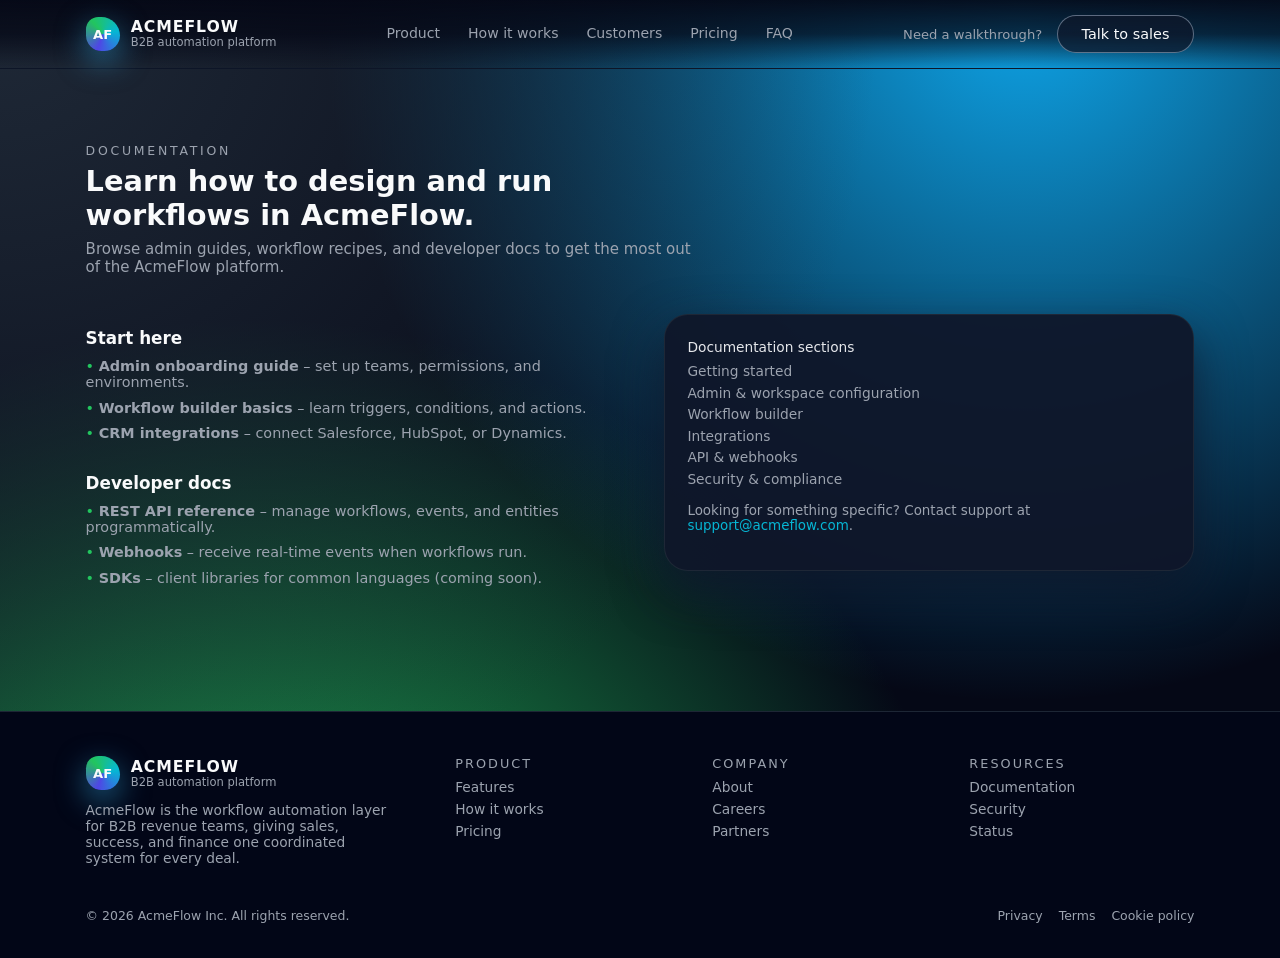
<file: documentation.html>
<!DOCTYPE html>
<html lang="en">

<head>
    <meta charset="UTF-8" />
    <title>AcmeFlow Documentation | Guides & API Reference</title>
    <meta name="description"
        content="Explore AcmeFlow documentation, including admin guides, workflow how-tos, and developer API references." />
    <meta name="viewport" content="width=device-width, initial-scale=1" />
    <link rel="canonical" href="https://www.example.com/documentation.html" />
    <link rel="stylesheet" href="styles.css">
</head>

<body>
    <header class="site-header">
        <div class="shell header-inner">
            <a href="index.html#top" class="brand">
                <span class="brand-mark">AF</span>
                <span class="brand-text">
                    <span class="brand-name">AcmeFlow</span>
                    <span class="brand-tagline">B2B automation platform</span>
                </span>
            </a>
            <nav class="nav" aria-label="Primary navigation">
                <a href="index.html#features">Product</a>
                <a href="index.html#how">How it works</a>
                <a href="index.html#customers">Customers</a>
                <a href="index.html#pricing">Pricing</a>
                <a href="index.html#faq">FAQ</a>
            </nav>
            <div class="header-cta">
                <span>Need a walkthrough?</span>
                <a href="index.html#pricing" class="btn btn-ghost">Talk to sales</a>
            </div>
        </div>
    </header>

    <main id="top">
        <section class="hero" aria-labelledby="docs-title">
            <div class="shell">
                <div class="section-heading">
                    <div class="section-kicker">Documentation</div>
                    <h1 class="section-title" id="docs-title">
                        Learn how to design and run workflows in AcmeFlow.
                    </h1>
                    <p class="section-subtitle">
                        Browse admin guides, workflow recipes, and developer docs to get the most out of the
                        AcmeFlow platform.
                    </p>
                </div>

                <div class="feature-layout">
                    <div>
                        <h2 style="font-size:1.05rem;margin-bottom:0.6rem;">Start here</h2>
                        <ul class="pricing-list">
                            <li><strong>Admin onboarding guide</strong> – set up teams, permissions, and environments.
                            </li>
                            <li><strong>Workflow builder basics</strong> – learn triggers, conditions, and actions.</li>
                            <li><strong>CRM integrations</strong> – connect Salesforce, HubSpot, or Dynamics.</li>
                        </ul>

                        <h2 style="font-size:1.05rem;margin:2rem 0 0.6rem;">Developer docs</h2>
                        <ul class="pricing-list">
                            <li><strong>REST API reference</strong> – manage workflows, events, and entities
                                programmatically.</li>
                            <li><strong>Webhooks</strong> – receive real‑time events when workflows run.</li>
                            <li><strong>SDKs</strong> – client libraries for common languages (coming soon).</li>
                        </ul>
                    </div>

                    <aside class="feature-side-card reveal" aria-label="Docs links">
                        <div style="font-weight:500;color:#e5e7eb;margin-bottom:0.5rem;">Documentation sections</div>
                        <ul class="footer-links">
                            <li><a href="#">Getting started</a></li>
                            <li><a href="#">Admin & workspace configuration</a></li>
                            <li><a href="#">Workflow builder</a></li>
                            <li><a href="#">Integrations</a></li>
                            <li><a href="#">API & webhooks</a></li>
                            <li><a href="#">Security & compliance</a></li>
                        </ul>
                        <p style="margin-top:1rem;font-size:0.84rem;color:var(--text-muted);">
                            Looking for something specific? Contact support at
                            <a href="mailto:support@acmeflow.com"
                                style="color:var(--accent-alt);">support@acmeflow.com</a>.
                        </p>
                    </aside>
                </div>
            </div>
        </section>
    </main>

    <footer class="site-footer">
        <div class="shell">
            <div class="footer-grid">
                <div>
                    <a href="index.html#top" class="brand" aria-label="AcmeFlow home">
                        <span class="brand-mark">AF</span>
                        <span class="brand-text">
                            <span class="brand-name">AcmeFlow</span>
                            <span class="brand-tagline">B2B automation platform</span>
                        </span>
                    </a>
                    <p class="footer-text">
                        AcmeFlow is the workflow automation layer for B2B revenue teams, giving sales, success,
                        and finance one coordinated system for every deal.
                    </p>
                </div>
                <div>
                    <div class="footer-heading">Product</div>
                    <ul class="footer-links">
                        <li><a href="index.html#features">Features</a></li>
                        <li><a href="index.html#how">How it works</a></li>
                        <li><a href="index.html#pricing">Pricing</a></li>
                    </ul>
                </div>
                <div>
                    <div class="footer-heading">Company</div>
                    <ul class="footer-links">
                        <li><a href="about.html">About</a></li>
                        <li><a href="careers.html">Careers</a></li>
                        <li><a href="partners.html">Partners</a></li>
                    </ul>
                </div>
                <div>
                    <div class="footer-heading">Resources</div>
                    <ul class="footer-links">
                        <li><a href="documentation.html">Documentation</a></li>
                        <li><a href="security.html">Security</a></li>
                        <li><a href="status.html">Status</a></li>
                    </ul>
                </div>
            </div>

            <div class="footer-bottom">
                <div>© <span id="year"></span> AcmeFlow Inc. All rights reserved.</div>
                <div class="footer-bottom-links">
                    <a href="privacy.html">Privacy</a>
                    <a href="terms.html">Terms</a>
                    <a href="cookies.html">Cookie policy</a>
                </div>
            </div>
        </div>
        <script>
            document.getElementById("year").textContent = new Date().getFullYear();
        </script>
    </footer>
</body>

</html>
</file>
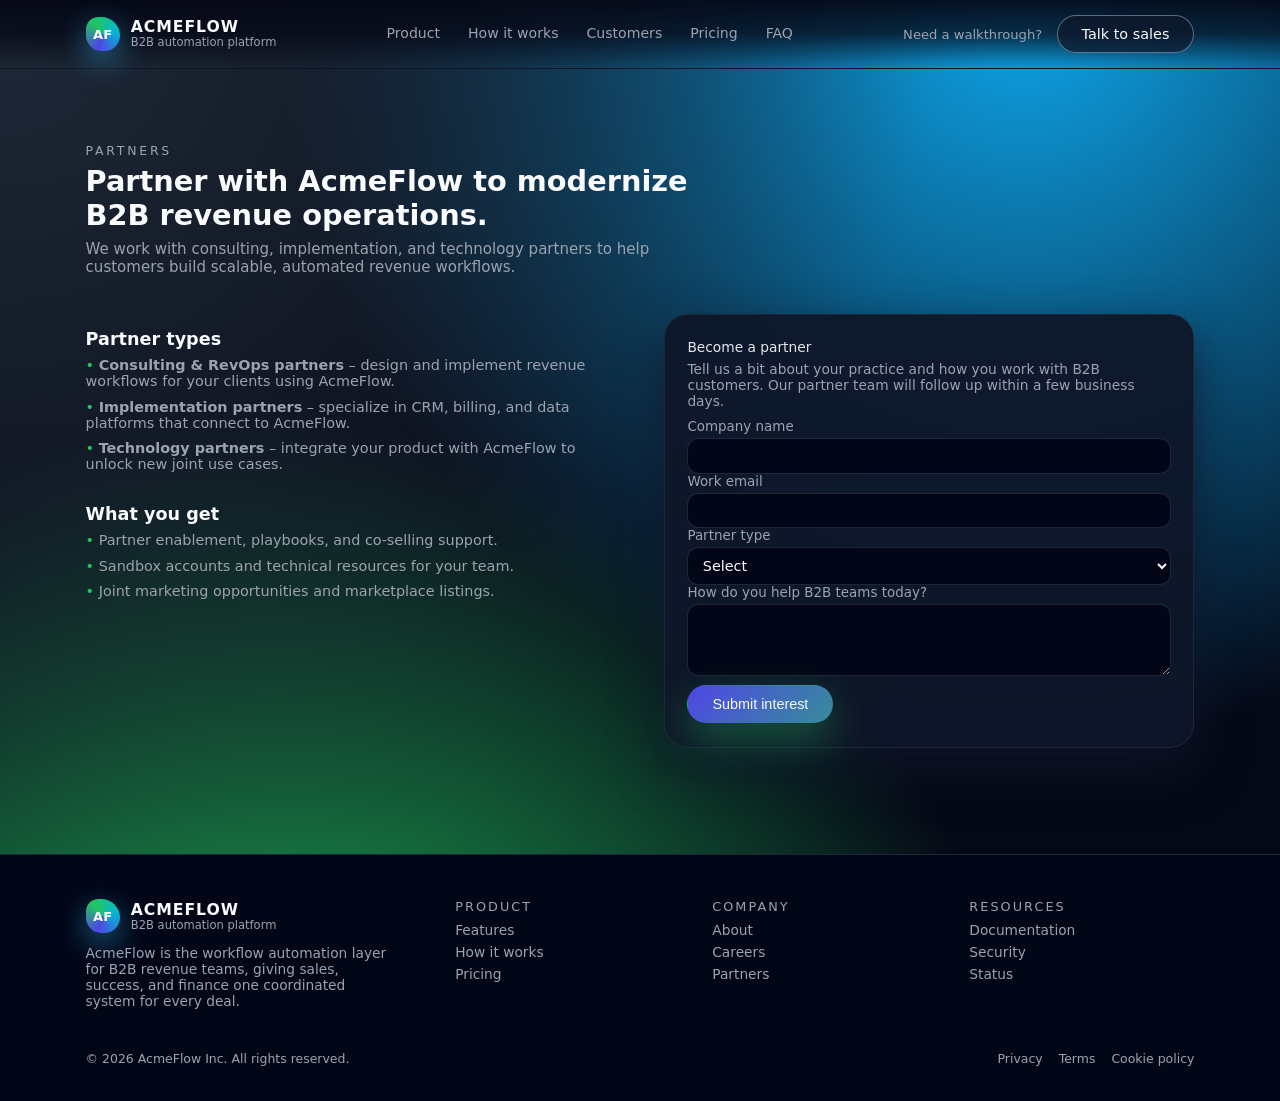
<file: partners.html>
<!DOCTYPE html>
<html lang="en">

<head>
    <meta charset="UTF-8" />
    <title>AcmeFlow Partner Program | Technology & Consulting Partners</title>
    <meta name="description"
        content="Learn about the AcmeFlow partner program for technology, consulting, and implementation partners." />
    <meta name="viewport" content="width=device-width, initial-scale=1" />
    <link rel="canonical" href="https://www.example.com/partners.html" />
    <link rel="stylesheet" href="styles.css">
</head>

<body>
    <header class="site-header">
        <div class="shell header-inner">
            <a href="index.html#top" class="brand">
                <span class="brand-mark">AF</span>
                <span class="brand-text">
                    <span class="brand-name">AcmeFlow</span>
                    <span class="brand-tagline">B2B automation platform</span>
                </span>
            </a>
            <nav class="nav" aria-label="Primary navigation">
                <a href="index.html#features">Product</a>
                <a href="index.html#how">How it works</a>
                <a href="index.html#customers">Customers</a>
                <a href="index.html#pricing">Pricing</a>
                <a href="index.html#faq">FAQ</a>
            </nav>
            <div class="header-cta">
                <span>Need a walkthrough?</span>
                <a href="index.html#pricing" class="btn btn-ghost">Talk to sales</a>
            </div>
        </div>
    </header>

    <main id="top">
        <section class="hero" aria-labelledby="partners-title">
            <div class="shell">
                <div class="section-heading">
                    <div class="section-kicker">Partners</div>
                    <h1 class="section-title" id="partners-title">
                        Partner with AcmeFlow to modernize B2B revenue operations.
                    </h1>
                    <p class="section-subtitle">
                        We work with consulting, implementation, and technology partners to help customers
                        build scalable, automated revenue workflows.
                    </p>
                </div>

                <div class="feature-layout">
                    <div>
                        <h2 style="font-size:1.1rem;margin-bottom:0.5rem;">Partner types</h2>
                        <ul class="pricing-list">
                            <li><strong>Consulting & RevOps partners</strong> – design and implement revenue workflows
                                for your clients using AcmeFlow.</li>
                            <li><strong>Implementation partners</strong> – specialize in CRM, billing, and data
                                platforms that connect to AcmeFlow.</li>
                            <li><strong>Technology partners</strong> – integrate your product with AcmeFlow to unlock
                                new joint use cases.</li>
                        </ul>

                        <h2 style="font-size:1.1rem;margin:2rem 0 0.5rem;">What you get</h2>
                        <ul class="pricing-list">
                            <li>Partner enablement, playbooks, and co‑selling support.</li>
                            <li>Sandbox accounts and technical resources for your team.</li>
                            <li>Joint marketing opportunities and marketplace listings.</li>
                        </ul>
                    </div>

                    <aside class="feature-side-card reveal" aria-label="Partner contact">
                        <div style="font-weight:500;color:#e5e7eb;margin-bottom:0.4rem;">Become a partner</div>
                        <p style="margin:0 0 0.6rem;font-size:0.86rem;color:var(--text-muted);">
                            Tell us a bit about your practice and how you work with B2B customers. Our partner
                            team will follow up within a few business days.
                        </p>
                        <form action="#" method="post" style="margin-top:0.6rem;font-size:0.84rem;">
                            <div class="form-field">
                                <label for="partner-name" class="form-label">Company name</label>
                                <input id="partner-name" name="partner-name" class="input" type="text" required>
                            </div>
                            <div class="form-field">
                                <label for="partner-email" class="form-label">Work email</label>
                                <input id="partner-email" name="partner-email" class="input" type="email" required>
                            </div>
                            <div class="form-field">
                                <label for="partner-type" class="form-label">Partner type</label>
                                <select id="partner-type" name="partner-type" class="select">
                                    <option value="">Select</option>
                                    <option value="consulting">Consulting / RevOps</option>
                                    <option value="implementation">Implementation</option>
                                    <option value="technology">Technology / ISV</option>
                                </select>
                            </div>
                            <div class="form-field">
                                <label for="partner-notes" class="form-label">How do you help B2B teams today?</label>
                                <textarea id="partner-notes" name="partner-notes" class="textarea"></textarea>
                            </div>
                            <button type="submit" class="btn btn-primary" style="margin-top:0.6rem;">Submit
                                interest</button>
                        </form>
                    </aside>
                </div>
            </div>
        </section>
    </main>

    <footer class="site-footer">
        <div class="shell">
            <div class="footer-grid">
                <div>
                    <a href="index.html#top" class="brand" aria-label="AcmeFlow home">
                        <span class="brand-mark">AF</span>
                        <span class="brand-text">
                            <span class="brand-name">AcmeFlow</span>
                            <span class="brand-tagline">B2B automation platform</span>
                        </span>
                    </a>
                    <p class="footer-text">
                        AcmeFlow is the workflow automation layer for B2B revenue teams, giving sales, success,
                        and finance one coordinated system for every deal.
                    </p>
                </div>
                <div>
                    <div class="footer-heading">Product</div>
                    <ul class="footer-links">
                        <li><a href="index.html#features">Features</a></li>
                        <li><a href="index.html#how">How it works</a></li>
                        <li><a href="index.html#pricing">Pricing</a></li>
                    </ul>
                </div>
                <div>
                    <div class="footer-heading">Company</div>
                    <ul class="footer-links">
                        <li><a href="about.html">About</a></li>
                        <li><a href="careers.html">Careers</a></li>
                        <li><a href="partners.html">Partners</a></li>
                    </ul>
                </div>
                <div>
                    <div class="footer-heading">Resources</div>
                    <ul class="footer-links">
                        <li><a href="documentation.html">Documentation</a></li>
                        <li><a href="security.html">Security</a></li>
                        <li><a href="status.html">Status</a></li>
                    </ul>
                </div>
            </div>

            <div class="footer-bottom">
                <div>© <span id="year"></span> AcmeFlow Inc. All rights reserved.</div>
                <div class="footer-bottom-links">
                    <a href="privacy.html">Privacy</a>
                    <a href="terms.html">Terms</a>
                    <a href="cookies.html">Cookie policy</a>
                </div>
            </div>
        </div>
        <script>
            document.getElementById("year").textContent = new Date().getFullYear();
        </script>
    </footer>
</body>

</html>
</file>
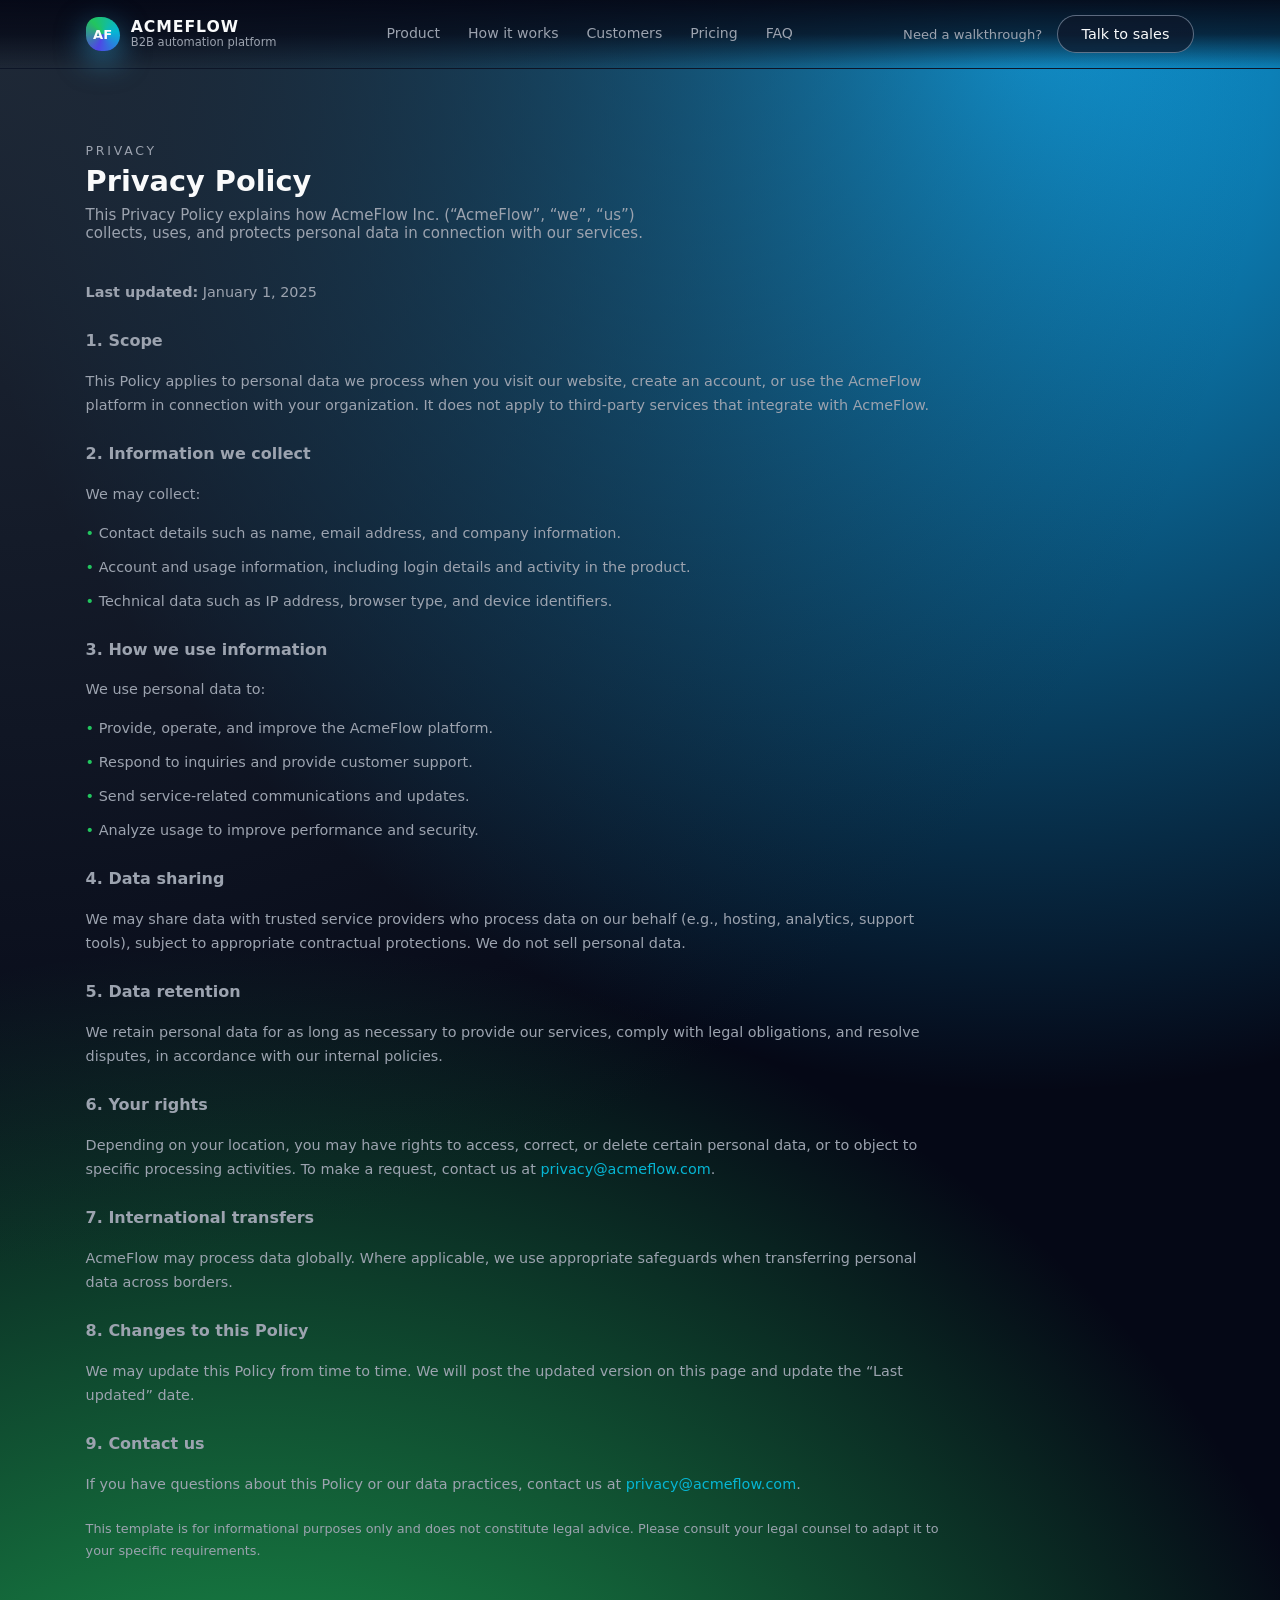
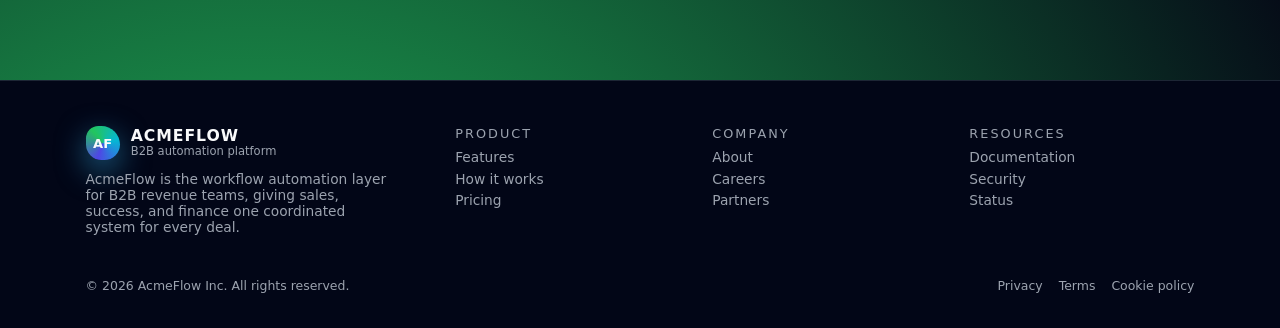
<file: privacy.html>
<!DOCTYPE html>
<html lang="en">

<head>
    <meta charset="UTF-8" />
    <title>AcmeFlow Privacy Policy</title>
    <meta name="description"
        content="Read how AcmeFlow collects, uses, and protects personal data in connection with our workflow automation platform." />
    <meta name="viewport" content="width=device-width, initial-scale=1" />
    <link rel="canonical" href="https://www.example.com/privacy.html" />
    <link rel="stylesheet" href="styles.css">
</head>

<body>
    <header class="site-header">
        <div class="shell header-inner">
            <a href="index.html#top" class="brand">
                <span class="brand-mark">AF</span>
                <span class="brand-text">
                    <span class="brand-name">AcmeFlow</span>
                    <span class="brand-tagline">B2B automation platform</span>
                </span>
            </a>
            <nav class="nav" aria-label="Primary navigation">
                <a href="index.html#features">Product</a>
                <a href="index.html#how">How it works</a>
                <a href="index.html#customers">Customers</a>
                <a href="index.html#pricing">Pricing</a>
                <a href="index.html#faq">FAQ</a>
            </nav>
            <div class="header-cta">
                <span>Need a walkthrough?</span>
                <a href="index.html#pricing" class="btn btn-ghost">Talk to sales</a>
            </div>
        </div>
    </header>

    <main id="top">
        <section class="hero" aria-labelledby="privacy-title">
            <div class="shell">
                <div class="section-heading">
                    <div class="section-kicker">Privacy</div>
                    <h1 class="section-title" id="privacy-title">Privacy Policy</h1>
                    <p class="section-subtitle">
                        This Privacy Policy explains how AcmeFlow Inc. (“AcmeFlow”, “we”, “us”) collects, uses, and
                        protects personal data in connection with our services.
                    </p>
                </div>

                <article style="font-size:0.9rem;color:var(--text-muted);line-height:1.7;max-width:54rem;">
                    <p><strong>Last updated:</strong> January 1, 2025</p>

                    <h2 style="font-size:1rem;margin-top:1.4rem;">1. Scope</h2>
                    <p>
                        This Policy applies to personal data we process when you visit our website, create an
                        account, or use the AcmeFlow platform in connection with your organization. It does not
                        apply to third‑party services that integrate with AcmeFlow.
                    </p>

                    <h2 style="font-size:1rem;margin-top:1.4rem;">2. Information we collect</h2>
                    <p>We may collect:</p>
                    <ul class="pricing-list">
                        <li>Contact details such as name, email address, and company information.</li>
                        <li>Account and usage information, including login details and activity in the product.</li>
                        <li>Technical data such as IP address, browser type, and device identifiers.</li>
                    </ul>

                    <h2 style="font-size:1rem;margin-top:1.4rem;">3. How we use information</h2>
                    <p>We use personal data to:</p>
                    <ul class="pricing-list">
                        <li>Provide, operate, and improve the AcmeFlow platform.</li>
                        <li>Respond to inquiries and provide customer support.</li>
                        <li>Send service‑related communications and updates.</li>
                        <li>Analyze usage to improve performance and security.</li>
                    </ul>

                    <h2 style="font-size:1rem;margin-top:1.4rem;">4. Data sharing</h2>
                    <p>
                        We may share data with trusted service providers who process data on our behalf (e.g.,
                        hosting, analytics, support tools), subject to appropriate contractual protections.
                        We do not sell personal data.
                    </p>

                    <h2 style="font-size:1rem;margin-top:1.4rem;">5. Data retention</h2>
                    <p>
                        We retain personal data for as long as necessary to provide our services, comply with
                        legal obligations, and resolve disputes, in accordance with our internal policies.
                    </p>

                    <h2 style="font-size:1rem;margin-top:1.4rem;">6. Your rights</h2>
                    <p>
                        Depending on your location, you may have rights to access, correct, or delete certain
                        personal data, or to object to specific processing activities. To make a request,
                        contact us at <a href="mailto:privacy@acmeflow.com"
                            style="color:var(--accent-alt);">privacy@acmeflow.com</a>.
                    </p>

                    <h2 style="font-size:1rem;margin-top:1.4rem;">7. International transfers</h2>
                    <p>
                        AcmeFlow may process data globally. Where applicable, we use appropriate safeguards when
                        transferring personal data across borders.
                    </p>

                    <h2 style="font-size:1rem;margin-top:1.4rem;">8. Changes to this Policy</h2>
                    <p>
                        We may update this Policy from time to time. We will post the updated version on this
                        page and update the “Last updated” date.
                    </p>

                    <h2 style="font-size:1rem;margin-top:1.4rem;">9. Contact us</h2>
                    <p>
                        If you have questions about this Policy or our data practices, contact us at
                        <a href="mailto:privacy@acmeflow.com" style="color:var(--accent-alt);">privacy@acmeflow.com</a>.
                    </p>

                    <p style="margin-top:1.4rem;font-size:0.8rem;color:var(--text-muted);">
                        This template is for informational purposes only and does not constitute legal advice.
                        Please consult your legal counsel to adapt it to your specific requirements.
                    </p>
                </article>
            </div>
        </section>
    </main>

    <footer class="site-footer">
        <div class="shell">
            <div class="footer-grid">
                <div>
                    <a href="index.html#top" class="brand" aria-label="AcmeFlow home">
                        <span class="brand-mark">AF</span>
                        <span class="brand-text">
                            <span class="brand-name">AcmeFlow</span>
                            <span class="brand-tagline">B2B automation platform</span>
                        </span>
                    </a>
                    <p class="footer-text">
                        AcmeFlow is the workflow automation layer for B2B revenue teams, giving sales, success,
                        and finance one coordinated system for every deal.
                    </p>
                </div>
                <div>
                    <div class="footer-heading">Product</div>
                    <ul class="footer-links">
                        <li><a href="index.html#features">Features</a></li>
                        <li><a href="index.html#how">How it works</a></li>
                        <li><a href="index.html#pricing">Pricing</a></li>
                    </ul>
                </div>
                <div>
                    <div class="footer-heading">Company</div>
                    <ul class="footer-links">
                        <li><a href="about.html">About</a></li>
                        <li><a href="careers.html">Careers</a></li>
                        <li><a href="partners.html">Partners</a></li>
                    </ul>
                </div>
                <div>
                    <div class="footer-heading">Resources</div>
                    <ul class="footer-links">
                        <li><a href="documentation.html">Documentation</a></li>
                        <li><a href="security.html">Security</a></li>
                        <li><a href="status.html">Status</a></li>
                    </ul>
                </div>
            </div>

            <div class="footer-bottom">
                <div>© <span id="year"></span> AcmeFlow Inc. All rights reserved.</div>
                <div class="footer-bottom-links">
                    <a href="privacy.html">Privacy</a>
                    <a href="terms.html">Terms</a>
                    <a href="cookies.html">Cookie policy</a>
                </div>
            </div>
        </div>
        <script>
            document.getElementById("year").textContent = new Date().getFullYear();
        </script>
    </footer>
</body>

</html>
</file>
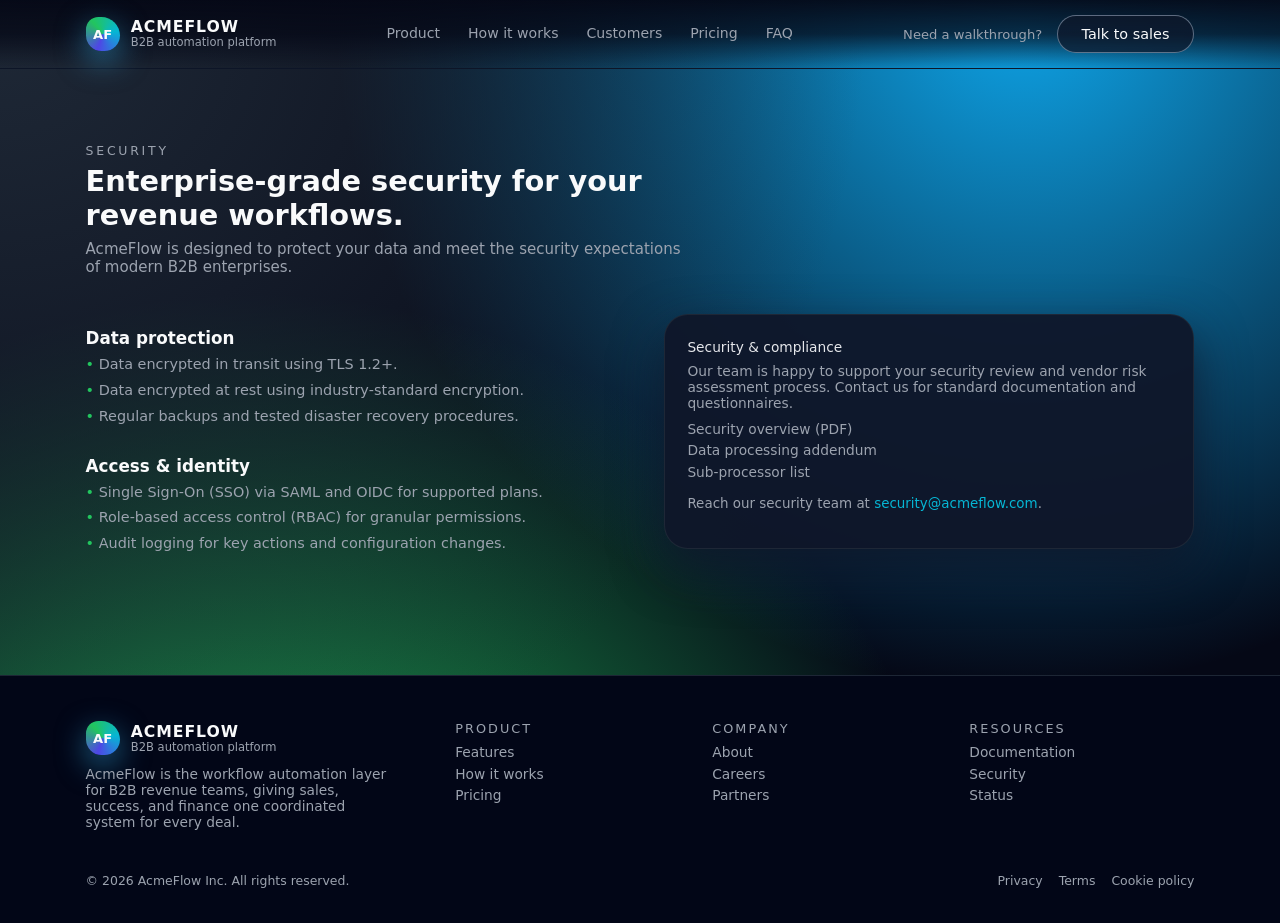
<file: security.html>
<!DOCTYPE html>
<html lang="en">

<head>
    <meta charset="UTF-8" />
    <title>AcmeFlow Security | Data Protection & Compliance</title>
    <meta name="description"
        content="Learn how AcmeFlow protects your data with encryption, access controls, and enterprise-grade security features." />
    <meta name="viewport" content="width=device-width, initial-scale=1" />
    <link rel="canonical" href="https://www.example.com/security.html" />
    <link rel="stylesheet" href="styles.css">
</head>

<body>
    <header class="site-header">
        <div class="shell header-inner">
            <a href="index.html#top" class="brand">
                <span class="brand-mark">AF</span>
                <span class="brand-text">
                    <span class="brand-name">AcmeFlow</span>
                    <span class="brand-tagline">B2B automation platform</span>
                </span>
            </a>
            <nav class="nav" aria-label="Primary navigation">
                <a href="index.html#features">Product</a>
                <a href="index.html#how">How it works</a>
                <a href="index.html#customers">Customers</a>
                <a href="index.html#pricing">Pricing</a>
                <a href="index.html#faq">FAQ</a>
            </nav>
            <div class="header-cta">
                <span>Need a walkthrough?</span>
                <a href="index.html#pricing" class="btn btn-ghost">Talk to sales</a>
            </div>
        </div>
    </header>

    <main id="top">
        <section class="hero" aria-labelledby="security-title">
            <div class="shell">
                <div class="section-heading">
                    <div class="section-kicker">Security</div>
                    <h1 class="section-title" id="security-title">
                        Enterprise‑grade security for your revenue workflows.
                    </h1>
                    <p class="section-subtitle">
                        AcmeFlow is designed to protect your data and meet the security expectations of modern
                        B2B enterprises.
                    </p>
                </div>

                <div class="feature-layout">
                    <div>
                        <h2 style="font-size:1.05rem;margin-bottom:0.5rem;">Data protection</h2>
                        <ul class="pricing-list">
                            <li>Data encrypted in transit using TLS 1.2+.</li>
                            <li>Data encrypted at rest using industry‑standard encryption.</li>
                            <li>Regular backups and tested disaster recovery procedures.</li>
                        </ul>

                        <h2 style="font-size:1.05rem;margin:2rem 0 0.5rem;">Access & identity</h2>
                        <ul class="pricing-list">
                            <li>Single Sign‑On (SSO) via SAML and OIDC for supported plans.</li>
                            <li>Role‑based access control (RBAC) for granular permissions.</li>
                            <li>Audit logging for key actions and configuration changes.</li>
                        </ul>
                    </div>

                    <aside class="feature-side-card reveal" aria-label="Security contact">
                        <div style="font-weight:500;color:#e5e7eb;margin-bottom:0.5rem;">Security & compliance</div>
                        <p style="margin:0 0 0.6rem;font-size:0.86rem;color:var(--text-muted);">
                            Our team is happy to support your security review and vendor risk assessment process.
                            Contact us for standard documentation and questionnaires.
                        </p>
                        <ul class="footer-links">
                            <li><a href="#">Security overview (PDF)</a></li>
                            <li><a href="#">Data processing addendum</a></li>
                            <li><a href="#">Sub‑processor list</a></li>
                        </ul>
                        <p style="margin-top:1rem;font-size:0.84rem;color:var(--text-muted);">
                            Reach our security team at
                            <a href="mailto:security@acmeflow.com"
                                style="color:var(--accent-alt);">security@acmeflow.com</a>.
                        </p>
                    </aside>
                </div>
            </div>
        </section>
    </main>

    <footer class="site-footer">
        <div class="shell">
            <div class="footer-grid">
                <div>
                    <a href="index.html#top" class="brand" aria-label="AcmeFlow home">
                        <span class="brand-mark">AF</span>
                        <span class="brand-text">
                            <span class="brand-name">AcmeFlow</span>
                            <span class="brand-tagline">B2B automation platform</span>
                        </span>
                    </a>
                    <p class="footer-text">
                        AcmeFlow is the workflow automation layer for B2B revenue teams, giving sales, success,
                        and finance one coordinated system for every deal.
                    </p>
                </div>
                <div>
                    <div class="footer-heading">Product</div>
                    <ul class="footer-links">
                        <li><a href="index.html#features">Features</a></li>
                        <li><a href="index.html#how">How it works</a></li>
                        <li><a href="index.html#pricing">Pricing</a></li>
                    </ul>
                </div>
                <div>
                    <div class="footer-heading">Company</div>
                    <ul class="footer-links">
                        <li><a href="about.html">About</a></li>
                        <li><a href="careers.html">Careers</a></li>
                        <li><a href="partners.html">Partners</a></li>
                    </ul>
                </div>
                <div>
                    <div class="footer-heading">Resources</div>
                    <ul class="footer-links">
                        <li><a href="documentation.html">Documentation</a></li>
                        <li><a href="security.html">Security</a></li>
                        <li><a href="status.html">Status</a></li>
                    </ul>
                </div>
            </div>

            <div class="footer-bottom">
                <div>© <span id="year"></span> AcmeFlow Inc. All rights reserved.</div>
                <div class="footer-bottom-links">
                    <a href="privacy.html">Privacy</a>
                    <a href="terms.html">Terms</a>
                    <a href="cookies.html">Cookie policy</a>
                </div>
            </div>
        </div>
        <script>
            document.getElementById("year").textContent = new Date().getFullYear();
        </script>
    </footer>
</body>

</html>
</file>
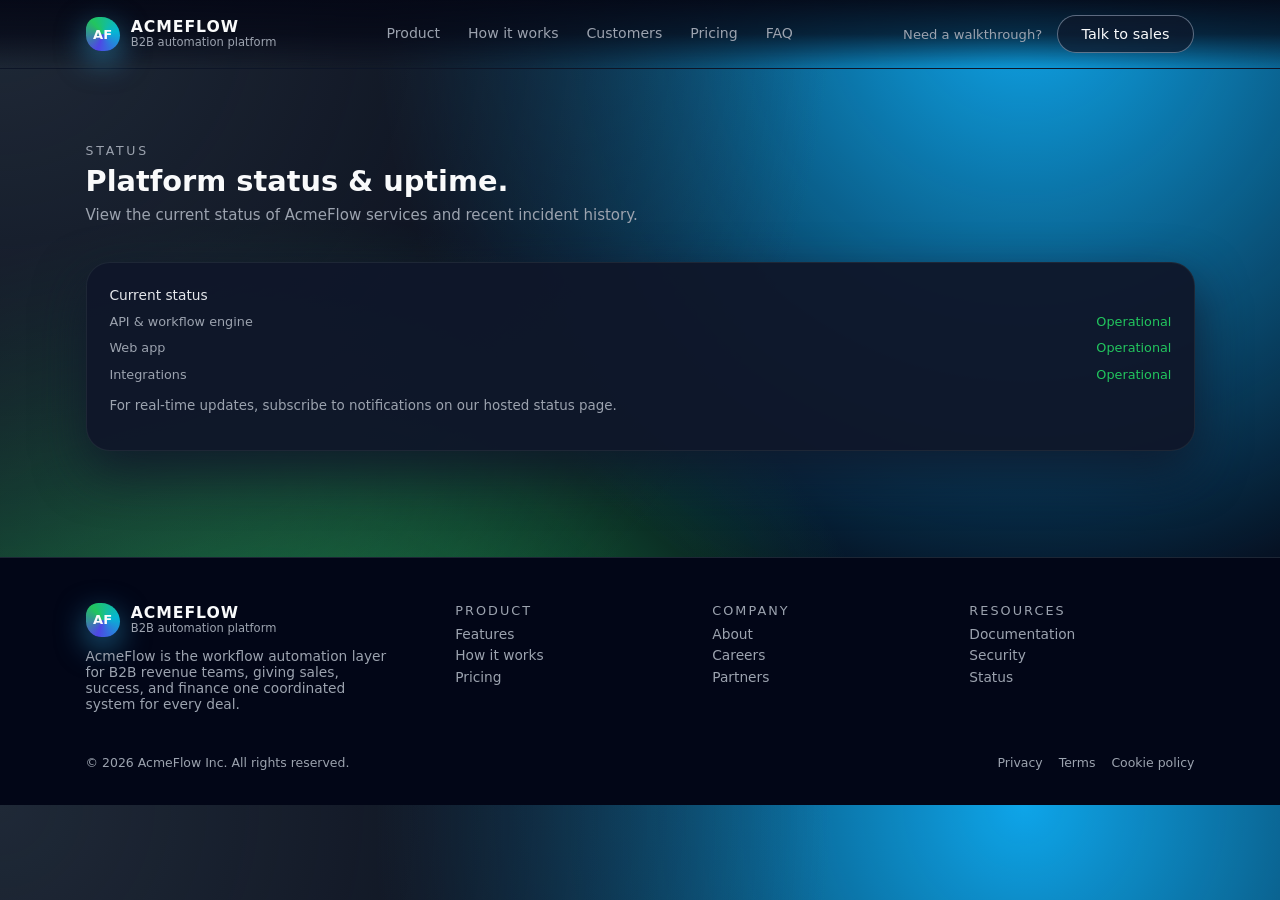
<file: status.html>
<!DOCTYPE html>
<html lang="en">

<head>
    <meta charset="UTF-8" />
    <title>AcmeFlow Status | Platform Uptime</title>
    <meta name="description"
        content="Check the current status and historical uptime of the AcmeFlow platform and its components." />
    <meta name="viewport" content="width=device-width, initial-scale=1" />
    <link rel="canonical" href="https://www.example.com/status.html" />
    <link rel="stylesheet" href="styles.css">
</head>

<body>
    <header class="site-header">
        <div class="shell header-inner">
            <a href="index.html#top" class="brand">
                <span class="brand-mark">AF</span>
                <span class="brand-text">
                    <span class="brand-name">AcmeFlow</span>
                    <span class="brand-tagline">B2B automation platform</span>
                </span>
            </a>
            <nav class="nav" aria-label="Primary navigation">
                <a href="index.html#features">Product</a>
                <a href="index.html#how">How it works</a>
                <a href="index.html#customers">Customers</a>
                <a href="index.html#pricing">Pricing</a>
                <a href="index.html#faq">FAQ</a>
            </nav>
            <div class="header-cta">
                <span>Need a walkthrough?</span>
                <a href="index.html#pricing" class="btn btn-ghost">Talk to sales</a>
            </div>
        </div>
    </header>

    <main id="top">
        <section class="hero" aria-labelledby="status-title">
            <div class="shell">
                <div class="section-heading">
                    <div class="section-kicker">Status</div>
                    <h1 class="section-title" id="status-title">Platform status & uptime.</h1>
                    <p class="section-subtitle">
                        View the current status of AcmeFlow services and recent incident history.
                    </p>
                </div>

                <div class="feature-side-card reveal">
                    <div style="font-weight:500;color:#e5e7eb;margin-bottom:0.4rem;">Current status</div>
                    <div class="metric-row">
                        <span>API & workflow engine</span>
                        <span style="color:#22c55e;">Operational</span>
                    </div>
                    <div class="metric-row">
                        <span>Web app</span>
                        <span style="color:#22c55e;">Operational</span>
                    </div>
                    <div class="metric-row">
                        <span>Integrations</span>
                        <span style="color:#22c55e;">Operational</span>
                    </div>
                    <p style="margin-top:1rem;font-size:0.84rem;color:var(--text-muted);">
                        For real‑time updates, subscribe to notifications on our hosted status page.
                    </p>
                </div>
            </div>
        </section>
    </main>

    <footer class="site-footer">
        <div class="shell">
            <div class="footer-grid">
                <div>
                    <a href="index.html#top" class="brand" aria-label="AcmeFlow home">
                        <span class="brand-mark">AF</span>
                        <span class="brand-text">
                            <span class="brand-name">AcmeFlow</span>
                            <span class="brand-tagline">B2B automation platform</span>
                        </span>
                    </a>
                    <p class="footer-text">
                        AcmeFlow is the workflow automation layer for B2B revenue teams, giving sales, success,
                        and finance one coordinated system for every deal.
                    </p>
                </div>
                <div>
                    <div class="footer-heading">Product</div>
                    <ul class="footer-links">
                        <li><a href="index.html#features">Features</a></li>
                        <li><a href="index.html#how">How it works</a></li>
                        <li><a href="index.html#pricing">Pricing</a></li>
                    </ul>
                </div>
                <div>
                    <div class="footer-heading">Company</div>
                    <ul class="footer-links">
                        <li><a href="about.html">About</a></li>
                        <li><a href="careers.html">Careers</a></li>
                        <li><a href="partners.html">Partners</a></li>
                    </ul>
                </div>
                <div>
                    <div class="footer-heading">Resources</div>
                    <ul class="footer-links">
                        <li><a href="documentation.html">Documentation</a></li>
                        <li><a href="security.html">Security</a></li>
                        <li><a href="status.html">Status</a></li>
                    </ul>
                </div>
            </div>

            <div class="footer-bottom">
                <div>© <span id="year"></span> AcmeFlow Inc. All rights reserved.</div>
                <div class="footer-bottom-links">
                    <a href="privacy.html">Privacy</a>
                    <a href="terms.html">Terms</a>
                    <a href="cookies.html">Cookie policy</a>
                </div>
            </div>
        </div>
        <script>
            document.getElementById("year").textContent = new Date().getFullYear();
        </script>
    </footer>
</body>

</html>
</file>
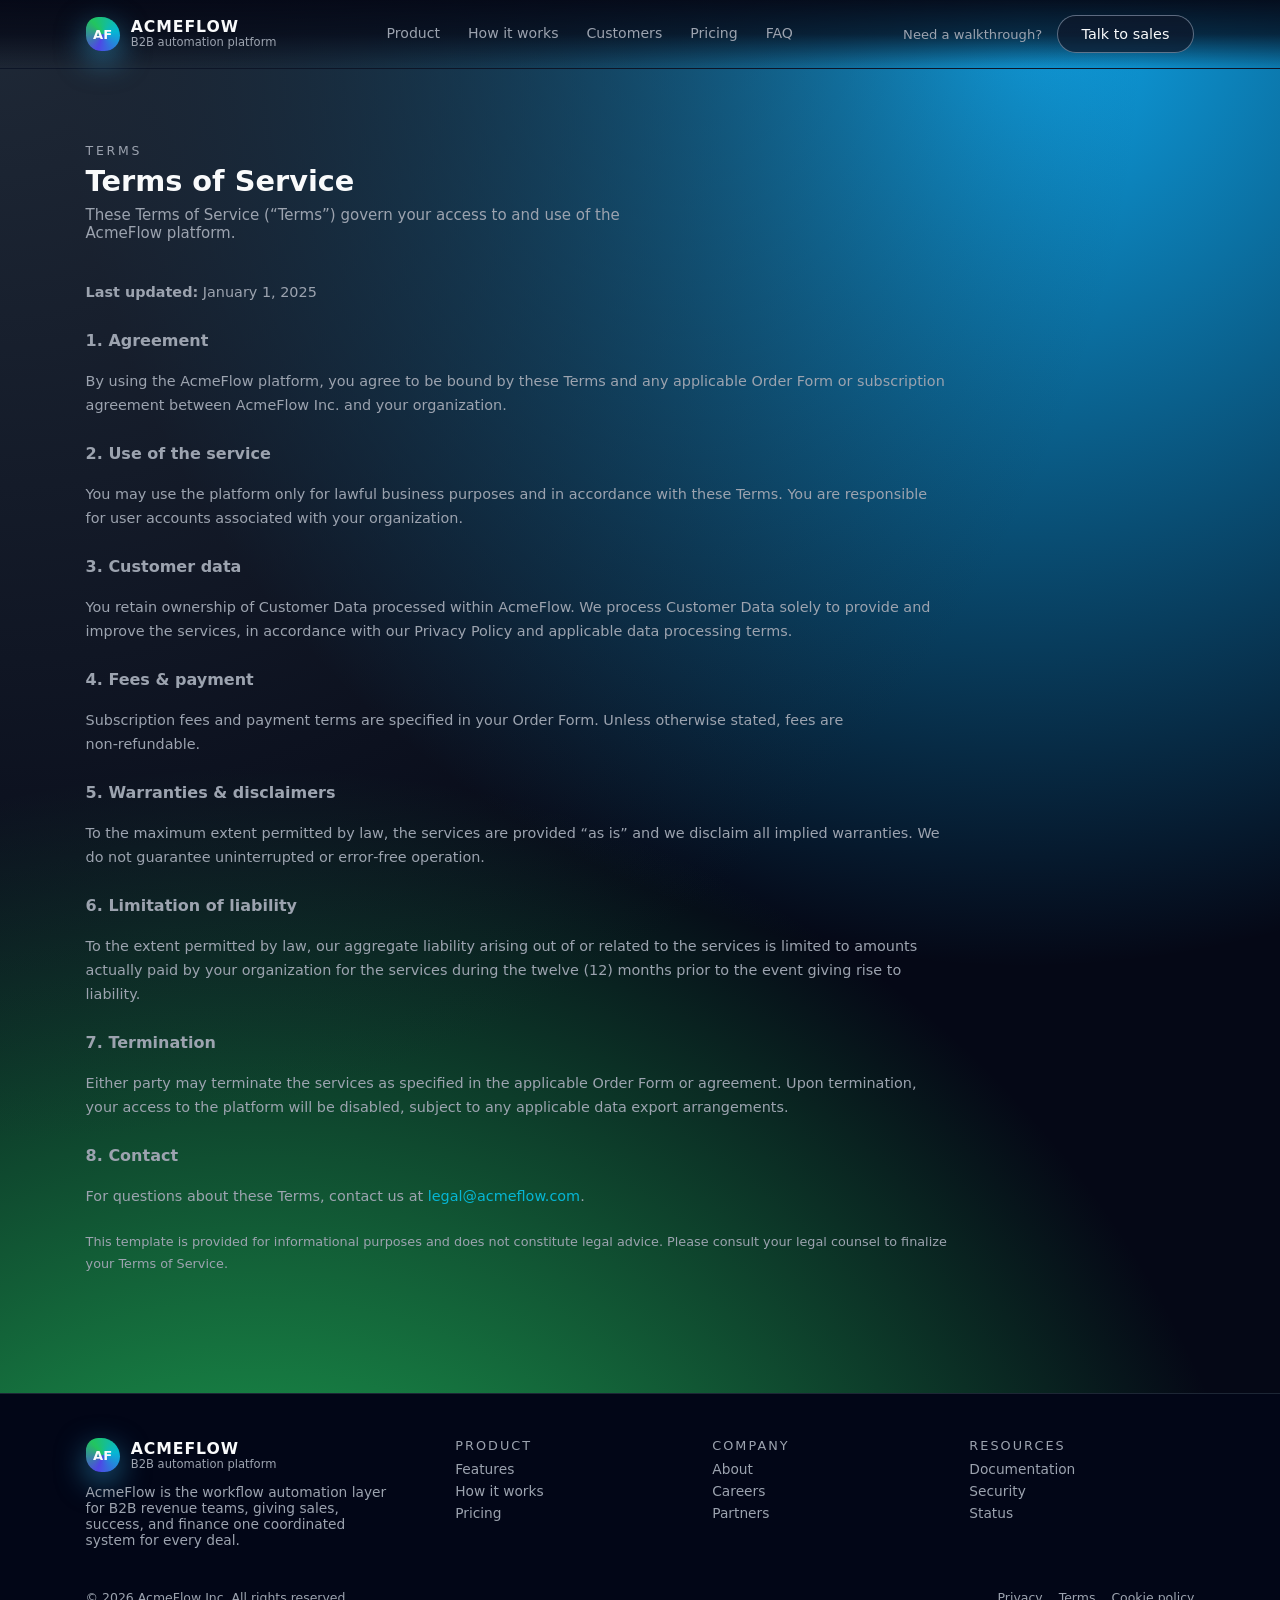
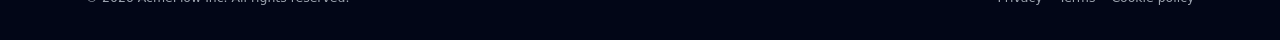
<file: terms.html>
<!DOCTYPE html>
<html lang="en">

<head>
    <meta charset="UTF-8" />
    <title>AcmeFlow Terms of Service</title>
    <meta name="description"
        content="Read the terms and conditions governing use of the AcmeFlow workflow automation platform." />
    <meta name="viewport" content="width=device-width, initial-scale=1" />
    <link rel="canonical" href="https://www.example.com/terms.html" />
    <link rel="stylesheet" href="styles.css">
</head>

<body>
    <header class="site-header">
        <div class="shell header-inner">
            <a href="index.html#top" class="brand">
                <span class="brand-mark">AF</span>
                <span class="brand-text">
                    <span class="brand-name">AcmeFlow</span>
                    <span class="brand-tagline">B2B automation platform</span>
                </span>
            </a>
            <nav class="nav" aria-label="Primary navigation">
                <a href="index.html#features">Product</a>
                <a href="index.html#how">How it works</a>
                <a href="index.html#customers">Customers</a>
                <a href="index.html#pricing">Pricing</a>
                <a href="index.html#faq">FAQ</a>
            </nav>
            <div class="header-cta">
                <span>Need a walkthrough?</span>
                <a href="index.html#pricing" class="btn btn-ghost">Talk to sales</a>
            </div>
        </div>
    </header>

    <main id="top">
        <section class="hero" aria-labelledby="terms-title">
            <div class="shell">
                <div class="section-heading">
                    <div class="section-kicker">Terms</div>
                    <h1 class="section-title" id="terms-title">Terms of Service</h1>
                    <p class="section-subtitle">
                        These Terms of Service (“Terms”) govern your access to and use of the AcmeFlow platform.
                    </p>
                </div>

                <article style="font-size:0.9rem;color:var(--text-muted);line-height:1.7;max-width:54rem;">
                    <p><strong>Last updated:</strong> January 1, 2025</p>

                    <h2 style="font-size:1rem;margin-top:1.4rem;">1. Agreement</h2>
                    <p>
                        By using the AcmeFlow platform, you agree to be bound by these Terms and any applicable
                        Order Form or subscription agreement between AcmeFlow Inc. and your organization.
                    </p>

                    <h2 style="font-size:1rem;margin-top:1.4rem;">2. Use of the service</h2>
                    <p>
                        You may use the platform only for lawful business purposes and in accordance with these
                        Terms. You are responsible for user accounts associated with your organization.
                    </p>

                    <h2 style="font-size:1rem;margin-top:1.4rem;">3. Customer data</h2>
                    <p>
                        You retain ownership of Customer Data processed within AcmeFlow. We process Customer Data
                        solely to provide and improve the services, in accordance with our Privacy Policy and
                        applicable data processing terms.
                    </p>

                    <h2 style="font-size:1rem;margin-top:1.4rem;">4. Fees & payment</h2>
                    <p>
                        Subscription fees and payment terms are specified in your Order Form. Unless otherwise
                        stated, fees are non‑refundable.
                    </p>

                    <h2 style="font-size:1rem;margin-top:1.4rem;">5. Warranties & disclaimers</h2>
                    <p>
                        To the maximum extent permitted by law, the services are provided “as is” and we disclaim
                        all implied warranties. We do not guarantee uninterrupted or error‑free operation.
                    </p>

                    <h2 style="font-size:1rem;margin-top:1.4rem;">6. Limitation of liability</h2>
                    <p>
                        To the extent permitted by law, our aggregate liability arising out of or related to the
                        services is limited to amounts actually paid by your organization for the services during
                        the twelve (12) months prior to the event giving rise to liability.
                    </p>

                    <h2 style="font-size:1rem;margin-top:1.4rem;">7. Termination</h2>
                    <p>
                        Either party may terminate the services as specified in the applicable Order Form or
                        agreement. Upon termination, your access to the platform will be disabled, subject to any
                        applicable data export arrangements.
                    </p>

                    <h2 style="font-size:1rem;margin-top:1.4rem;">8. Contact</h2>
                    <p>
                        For questions about these Terms, contact us at
                        <a href="mailto:legal@acmeflow.com" style="color:var(--accent-alt);">legal@acmeflow.com</a>.
                    </p>

                    <p style="margin-top:1.4rem;font-size:0.8rem;color:var(--text-muted);">
                        This template is provided for informational purposes and does not constitute legal advice.
                        Please consult your legal counsel to finalize your Terms of Service.
                    </p>
                </article>
            </div>
        </section>
    </main>

    <footer class="site-footer">
        <div class="shell">
            <div class="footer-grid">
                <div>
                    <a href="index.html#top" class="brand" aria-label="AcmeFlow home">
                        <span class="brand-mark">AF</span>
                        <span class="brand-text">
                            <span class="brand-name">AcmeFlow</span>
                            <span class="brand-tagline">B2B automation platform</span>
                        </span>
                    </a>
                    <p class="footer-text">
                        AcmeFlow is the workflow automation layer for B2B revenue teams, giving sales, success,
                        and finance one coordinated system for every deal.
                    </p>
                </div>
                <div>
                    <div class="footer-heading">Product</div>
                    <ul class="footer-links">
                        <li><a href="index.html#features">Features</a></li>
                        <li><a href="index.html#how">How it works</a></li>
                        <li><a href="index.html#pricing">Pricing</a></li>
                    </ul>
                </div>
                <div>
                    <div class="footer-heading">Company</div>
                    <ul class="footer-links">
                        <li><a href="about.html">About</a></li>
                        <li><a href="careers.html">Careers</a></li>
                        <li><a href="partners.html">Partners</a></li>
                    </ul>
                </div>
                <div>
                    <div class="footer-heading">Resources</div>
                    <ul class="footer-links">
                        <li><a href="documentation.html">Documentation</a></li>
                        <li><a href="security.html">Security</a></li>
                        <li><a href="status.html">Status</a></li>
                    </ul>
                </div>
            </div>

            <div class="footer-bottom">
                <div>© <span id="year"></span> AcmeFlow Inc. All rights reserved.</div>
                <div class="footer-bottom-links">
                    <a href="privacy.html">Privacy</a>
                    <a href="terms.html">Terms</a>
                    <a href="cookies.html">Cookie policy</a>
                </div>
            </div>
        </div>
        <script>
            document.getElementById("year").textContent = new Date().getFullYear();
        </script>
    </footer>
</body>

</html>
</file>
<file: styles.css>
:root {
    --bg-page: #050816;
    --bg-shell: #060b1b;
    --bg-surface: #0b1024;
    --bg-soft: #111827;
    --primary: #4f46e5;
    --primary-soft: rgba(79, 70, 229, 0.18);
    --accent: #22c55e;
    --accent-alt: #06b6d4;
    --text-main: #f9fafb;
    --text-muted: #9ca3af;
    --border-subtle: rgba(148, 163, 184, 0.25);
    --radius-xl: 1.5rem;
    --radius-lg: 1.1rem;
    --radius-md: 0.8rem;
    --radius-pill: 999px;
    --shadow-strong: 0 30px 80px rgba(0, 0, 0, 0.75);
    --shadow-soft: 0 20px 50px rgba(15, 23, 42, 0.85);
    --container-width: 1160px;
}

* {
    box-sizing: border-box;
}

html {
    scroll-behavior: smooth;
}

body {
    margin: 0;
    font-family: "Inter", system-ui, -apple-system, BlinkMacSystemFont, "Segoe UI", sans-serif;
    background:
        radial-gradient(circle at top left, #1f2937 0, transparent 55%),
        radial-gradient(circle at 80% 0, #0ea5e9 0, transparent 50%),
        radial-gradient(circle at 20% 110%, #22c55e 0, transparent 50%),
        var(--bg-page);
    color: var(--text-main);
    -webkit-font-smoothing: antialiased;
    opacity: 0;
    animation: pageFadeIn 0.7s ease-out forwards;
}

a {
    color: inherit;
    text-decoration: none;
}

img {
    max-width: 100%;
    display: block;
}

.shell {
    max-width: var(--container-width);
    margin: 0 auto;
    padding: 0 1.6rem;
}

main section {
    padding: 5rem 0;
}

/* Header */
.site-header {
    position: sticky;
    top: 0;
    z-index: 40;
    backdrop-filter: blur(18px);
    background: linear-gradient(to bottom, rgba(5, 8, 22, 0.95), rgba(5, 8, 22, 0.75), transparent);
    border-bottom: 1px solid rgba(15, 23, 42, 0.9);
}

.header-inner {
    height: 4.25rem;
    display: flex;
    align-items: center;
    justify-content: space-between;
    gap: 1.5rem;
}

.brand {
    display: inline-flex;
    align-items: center;
    gap: 0.7rem;
}

.brand-mark {
    width: 34px;
    height: 34px;
    border-radius: 40% 60% 50% 50%;
    background: conic-gradient(from 200deg, #4f46e5, #22c55e, #06b6d4, #4f46e5);
    display: inline-flex;
    align-items: center;
    justify-content: center;
    color: #f9fafb;
    font-family: "Space Grotesk", system-ui;
    font-size: 0.82rem;
    font-weight: 700;
    box-shadow: 0 10px 30px rgba(56, 189, 248, 0.5);
}

.brand-text {
    display: flex;
    flex-direction: column;
    line-height: 1.15;
}

.brand-name {
    font-family: "Space Grotesk", system-ui;
    font-weight: 600;
    letter-spacing: 0.06em;
    font-size: 0.98rem;
    text-transform: uppercase;
}

.brand-tagline {
    font-size: 0.72rem;
    color: var(--text-muted);
}

.nav {
    display: flex;
    align-items: center;
    gap: 1.75rem;
    font-size: 0.88rem;
}

.nav a {
    color: var(--text-muted);
    position: relative;
    padding-bottom: 0.15rem;
}

.nav a::after {
    content: "";
    position: absolute;
    left: 0;
    bottom: -0.25rem;
    width: 0;
    height: 2px;
    border-radius: var(--radius-pill);
    background: linear-gradient(90deg, var(--primary), var(--accent-alt));
    transition: width 0.22s ease-out;
}

.nav a:hover {
    color: var(--text-main);
}

.nav a:hover::after {
    width: 100%;
}

.header-cta {
    display: flex;
    align-items: center;
    gap: 0.9rem;
}

.header-cta span {
    font-size: 0.82rem;
    color: var(--text-muted);
}

/* Buttons */
.btn {
    display: inline-flex;
    align-items: center;
    justify-content: center;
    border-radius: var(--radius-pill);
    padding: 0.6rem 1.5rem;
    border: 1px solid transparent;
    font-size: 0.9rem;
    font-weight: 500;
    cursor: pointer;
    white-space: nowrap;
    transition:
        background 0.3s ease,
        box-shadow 0.18s ease,
        transform 0.18s ease,
        border-color 0.18s ease,
        color 0.18s ease;
}

.btn-primary {
    background: linear-gradient(135deg, #4f46e5, #22c55e);
    background-size: 180% 180%;
    color: #f9fafb;
    box-shadow: 0 16px 40px rgba(34, 197, 94, 0.4);
}

.btn-primary:hover {
    background-position: 100% 0;
    transform: translateY(-2px) scale(1.02);
    box-shadow: 0 24px 60px rgba(56, 189, 248, 0.55);
}

.btn-ghost {
    background: rgba(15, 23, 42, 0.7);
    border-color: rgba(148, 163, 184, 0.6);
    color: var(--text-main);
}

.btn-ghost:hover {
    background: rgba(15, 23, 42, 0.95);
    border-color: rgba(148, 163, 184, 1);
}

.btn-link {
    padding: 0;
    border: none;
    background: none;
    color: var(--accent-alt);
    font-size: 0.88rem;
    display: inline-flex;
    align-items: center;
    gap: 0.3rem;
    cursor: pointer;
}

.btn-link span {
    font-size: 1.1rem;
}

.btn-link:hover {
    color: #7dd3fc;
}

/* Hero */
.hero {
    padding-top: 4.6rem;
}

.hero-inner {
    display: grid;
    grid-template-columns: minmax(0, 1.25fr) minmax(0, 1.1fr);
    gap: 3.8rem;
    align-items: center;
}

.hero-left {
    position: relative;
    z-index: 1;
    opacity: 0;
    transform: translateY(20px);
    animation: heroUp 0.7s ease-out forwards 0.05s;
}

.hero-pill {
    display: inline-flex;
    align-items: center;
    gap: 0.45rem;
    padding: 0.2rem 0.75rem 0.2rem 0.35rem;
    border-radius: var(--radius-pill);
    background: rgba(15, 23, 42, 0.9);
    border: 1px solid rgba(55, 65, 81, 0.9);
    box-shadow: 0 18px 40px rgba(0, 0, 0, 0.9);
    font-size: 0.78rem;
    margin-bottom: 0.9rem;
    color: var(--text-muted);
}

.hero-pill-dot {
    width: 18px;
    height: 18px;
    border-radius: 999px;
    background: radial-gradient(circle at 30% 30%, #bbf7d0 0, #22c55e 45%, #16a34a 100%);
    box-shadow: 0 0 0 3px rgba(34, 197, 94, 0.45);
}

.hero-kicker {
    font-size: 0.84rem;
    letter-spacing: 0.3em;
    text-transform: uppercase;
    color: var(--text-muted);
    margin-bottom: 0.4rem;
}

.hero-title {
    font-family: "Space Grotesk", system-ui;
    font-size: clamp(2.5rem, 4.2vw, 3.4rem);
    line-height: 1.05;
    letter-spacing: -0.04em;
    margin: 0 0 0.9rem;
}

.hero-title span {
    background: linear-gradient(120deg, #e5e7eb, #a5b4fc);
    -webkit-background-clip: text;
    color: transparent;
}

.hero-subtitle {
    font-size: 0.98rem;
    color: var(--text-muted);
    max-width: 34rem;
    margin: 0 0 1.8rem;
}

.hero-actions {
    display: flex;
    flex-wrap: wrap;
    gap: 0.85rem;
    align-items: center;
    margin-bottom: 1.2rem;
}

.hero-meta {
    display: flex;
    flex-wrap: wrap;
    gap: 1.3rem;
    font-size: 0.82rem;
    color: var(--text-muted);
    align-items: center;
}

.hero-meta strong {
    color: var(--text-main);
}

.hero-rating-pill {
    display: inline-flex;
    align-items: center;
    gap: 0.3rem;
    border-radius: var(--radius-pill);
    padding: 0.12rem 0.65rem;
    background: rgba(15, 23, 42, 0.95);
    border: 1px solid rgba(55, 65, 81, 0.9);
}

.hero-rating-pill span {
    color: #facc15;
    font-size: 0.9rem;
}

/* Hero visual: stacked flow board */
.hero-right {
    position: relative;
    opacity: 0;
    transform: translateY(20px);
    animation: heroUp 0.7s ease-out forwards 0.18s;
}

.hero-orbit-bg {
    position: absolute;
    inset: -60px;
    pointer-events: none;
    z-index: -1;
}

.hero-orbit-ring {
    position: absolute;
    border-radius: 999px;
    border: 1px dashed rgba(148, 163, 184, 0.45);
    animation: orbitRotate 30s linear infinite;
}

.hero-orbit-ring:nth-child(1) {
    width: 260px;
    height: 260px;
    top: 12%;
    left: 0%;
}

.hero-orbit-ring:nth-child(2) {
    width: 340px;
    height: 340px;
    top: -8%;
    right: -4%;
    animation-duration: 38s;
}

.hero-orbit-ring:nth-child(3) {
    width: 420px;
    height: 420px;
    top: -20%;
    left: 8%;
    animation-duration: 46s;
}

.hero-panel-stack {
    position: relative;
    max-width: 440px;
    margin-left: auto;
    animation: floatPanel 8s ease-in-out infinite alternate;
}

.hero-panel-shadow {
    position: absolute;
    inset: 30px -40px -30px -40px;
    background: radial-gradient(circle at 50% -10%, rgba(96, 165, 250, 0.8), transparent 60%);
    opacity: 0.3;
    filter: blur(18px);
    z-index: -1;
}

.hero-panel {
    background: var(--bg-surface);
    border-radius: var(--radius-xl);
    padding: 1.5rem 1.4rem;
    border: 1px solid rgba(55, 65, 81, 0.95);
    box-shadow: var(--shadow-strong);
    position: relative;
    overflow: hidden;
}

.hero-panel::before {
    content: "";
    position: absolute;
    inset: -1px;
    border-radius: inherit;
    padding: 1px;
    background: linear-gradient(135deg, rgba(79, 70, 229, 0.65), rgba(34, 197, 94, 0.5), transparent 65%);
    mask:
        linear-gradient(#000 0 0) content-box,
        linear-gradient(#000 0 0);
    -webkit-mask-composite: xor;
    mask-composite: exclude;
    opacity: 0.8;
    animation: panelGlow 9s linear infinite;
}

.hero-panel-header {
    display: flex;
    justify-content: space-between;
    align-items: center;
    margin-bottom: 1rem;
}

.hero-panel-title {
    font-size: 0.92rem;
    color: var(--text-muted);
}

.hero-panel-badge {
    padding: 0.18rem 0.65rem;
    border-radius: var(--radius-pill);
    background: rgba(22, 163, 74, 0.18);
    color: #bbf7d0;
    font-size: 0.78rem;
    border: 1px solid rgba(22, 163, 74, 0.7);
}

.stage-rail {
    display: flex;
    gap: 0.5rem;
    margin-bottom: 1rem;
    font-size: 0.75rem;
}

.stage-pill {
    padding: 0.3rem 0.7rem;
    border-radius: var(--radius-pill);
    background: rgba(15, 23, 42, 0.9);
    color: var(--text-muted);
    border: 1px solid rgba(55, 65, 81, 0.9);
    transition: background 0.2s ease, transform 0.2s ease;
}

.stage-pill.is-active {
    background: linear-gradient(135deg, rgba(79, 70, 229, 0.8), rgba(56, 189, 248, 0.7));
    color: #f9fafb;
    border-color: transparent;
}

.stage-pill:hover {
    transform: translateY(-1px);
}

.board-grid {
    display: grid;
    grid-template-columns: minmax(0, 1.1fr) minmax(0, 1fr);
    gap: 0.9rem;
    font-size: 0.8rem;
}

.board-column {
    background: rgba(15, 23, 42, 0.9);
    border-radius: var(--radius-lg);
    border: 1px solid rgba(47, 57, 72, 0.9);
    padding: 0.7rem;
    transition: transform 0.2s ease, box-shadow 0.2s ease;
}

.board-column:hover {
    transform: translateY(-2px);
    box-shadow: 0 18px 40px rgba(15, 23, 42, 0.9);
}

.board-column-header {
    display: flex;
    justify-content: space-between;
    align-items: center;
    margin-bottom: 0.45rem;
}

.board-column-title {
    font-size: 0.82rem;
    color: var(--text-muted);
}

.board-count {
    font-size: 0.74rem;
    color: #e5e7eb;
    padding: 0.05rem 0.5rem;
    border-radius: var(--radius-pill);
    background: rgba(15, 23, 42, 0.9);
    border: 1px solid rgba(55, 65, 81, 0.9);
}

.deal-chip {
    margin-top: 0.3rem;
    padding: 0.42rem 0.5rem;
    border-radius: 0.6rem;
    background: rgba(17, 24, 39, 0.9);
    border: 1px solid rgba(55, 65, 81, 0.9);
    display: flex;
    justify-content: space-between;
    align-items: center;
    gap: 0.4rem;
}

.deal-chip span {
    display: block;
    font-size: 0.75rem;
}

.deal-name {
    color: #e5e7eb;
}

.deal-meta {
    color: var(--text-muted);
}

.deal-amount {
    color: #22c55e;
    font-weight: 600;
    font-size: 0.8rem;
}

.hero-panel-footer {
    margin-top: 1rem;
    padding-top: 0.8rem;
    border-top: 1px dashed rgba(55, 65, 81, 0.9);
    display: flex;
    justify-content: space-between;
    gap: 0.7rem;
    font-size: 0.78rem;
    color: var(--text-muted);
}

.hero-panel-footer strong {
    color: var(--text-main);
}

.hero-tag-pills {
    display: inline-flex;
    gap: 0.35rem;
    flex-wrap: wrap;
}

.hero-tag {
    padding: 0.1rem 0.5rem;
    border-radius: var(--radius-pill);
    background: rgba(17, 24, 39, 0.9);
    border: 1px solid rgba(55, 65, 81, 0.9);
    font-size: 0.72rem;
}

/* Trust */
.trust {
    padding-top: 2rem;
}

.trust-inner {
    background: rgba(15, 23, 42, 0.9);
    border-radius: var(--radius-xl);
    border: 1px solid rgba(31, 41, 55, 0.95);
    box-shadow: var(--shadow-soft);
    padding: 1rem 1.5rem;
    display: flex;
    flex-wrap: wrap;
    align-items: center;
    justify-content: space-between;
    gap: 1.2rem;
    font-size: 0.82rem;
    color: var(--text-muted);
}

.trust-logos {
    display: flex;
    gap: 1rem;
    flex-wrap: wrap;
    align-items: center;
}

.trust-logo {
    min-width: 90px;
    height: 26px;
    border-radius: var(--radius-pill);
    background: linear-gradient(120deg, #111827, #020617);
    border: 1px solid rgba(55, 65, 81, 0.95);
    display: inline-flex;
    align-items: center;
    justify-content: center;
    font-size: 0.68rem;
    text-transform: uppercase;
    letter-spacing: 0.16em;
    color: #9ca3af;
    transition: transform 0.2s ease, box-shadow 0.2s ease;
}

.trust-logo:hover {
    transform: translateY(-2px);
    box-shadow: 0 14px 30px rgba(15, 23, 42, 0.9);
}

/* Section headings */
.section-heading {
    margin-bottom: 2.4rem;
    max-width: 38rem;
}

.section-kicker {
    font-size: 0.78rem;
    letter-spacing: 0.22em;
    text-transform: uppercase;
    color: var(--text-muted);
    margin-bottom: 0.4rem;
}

.section-title {
    font-family: "Space Grotesk", system-ui;
    font-size: 1.8rem;
    margin: 0 0 0.5rem;
}

.section-subtitle {
    margin: 0;
    font-size: 0.94rem;
    color: var(--text-muted);
}

/* Features */
.features {
    padding-top: 4rem;
}

.feature-layout {
    display: grid;
    grid-template-columns: minmax(0, 1.1fr) minmax(0, 1.1fr);
    gap: 3rem;
    align-items: flex-start;
}

.feature-list {
    list-style: none;
    padding: 0;
    margin: 0;
    display: grid;
    gap: 1.1rem;
}

.feature-item {
    display: grid;
    grid-template-columns: auto minmax(0, 1fr);
    gap: 0.8rem;
    align-items: flex-start;
}

.feature-icon {
    width: 32px;
    height: 32px;
    border-radius: 0.9rem;
    background: radial-gradient(circle at 20% 20%, #c7d2fe 0, #4f46e5 45%, #22c55e 100%);
    display: inline-flex;
    align-items: center;
    justify-content: center;
    font-size: 1.1rem;
    color: #f9fafb;
    box-shadow: 0 12px 25px rgba(79, 70, 229, 0.6);
}

.feature-text-block h3 {
    margin: 0 0 0.25rem;
    font-size: 1.02rem;
}

.feature-text-block p {
    margin: 0 0 0.2rem;
    font-size: 0.9rem;
    color: var(--text-muted);
}

.feature-tagline {
    font-size: 0.8rem;
    color: var(--text-muted);
}

.feature-side-card {
    background: rgba(15, 23, 42, 0.95);
    border-radius: var(--radius-xl);
    border: 1px solid rgba(31, 41, 55, 0.95);
    box-shadow: var(--shadow-soft);
    padding: 1.5rem 1.4rem;
    font-size: 0.86rem;
    color: var(--text-muted);
    transition: transform 0.2s ease, box-shadow 0.2s ease;
}

.feature-side-card:hover {
    transform: translateY(-4px);
    box-shadow: 0 24px 55px rgba(15, 23, 42, 0.95);
}

.metric-row {
    display: flex;
    justify-content: space-between;
    margin-top: 0.7rem;
    font-size: 0.8rem;
}

/* How it works */
.how-layout {
    display: grid;
    grid-template-columns: minmax(0, 1.1fr) minmax(0, 1fr);
    gap: 3rem;
    align-items: flex-start;
}

.steps-list {
    list-style: none;
    padding: 0;
    margin: 1rem 0 0;
    display: grid;
    gap: 1.1rem;
    font-size: 0.9rem;
}

.step-item {
    display: grid;
    grid-template-columns: auto minmax(0, 1fr);
    gap: 0.8rem;
}

.step-index {
    width: 26px;
    height: 26px;
    border-radius: 999px;
    border: 1px solid rgba(148, 163, 184, 0.8);
    display: inline-flex;
    align-items: center;
    justify-content: center;
    font-size: 0.8rem;
    color: #e5e7eb;
    background: rgba(15, 23, 42, 0.9);
}

.step-item h3 {
    margin: 0 0 0.2rem;
    font-size: 0.96rem;
}

.step-item p {
    margin: 0;
    color: var(--text-muted);
}

.how-card {
    background: radial-gradient(circle at top right, rgba(96, 165, 250, 0.6), transparent 55%), #020617;
    border-radius: var(--radius-xl);
    border: 1px solid rgba(37, 99, 235, 0.8);
    box-shadow: var(--shadow-strong);
    padding: 1.5rem 1.4rem;
    font-size: 0.86rem;
    color: var(--text-muted);
    transition: transform 0.2s ease, box-shadow 0.2s ease;
}

.how-card:hover {
    transform: translateY(-4px);
    box-shadow: 0 26px 60px rgba(15, 23, 42, 0.95);
}

.how-kpi-grid {
    display: grid;
    grid-template-columns: repeat(2, minmax(0, 1fr));
    gap: 0.9rem;
    margin-top: 1.1rem;
    font-size: 0.82rem;
}

.how-kpi-label {
    color: var(--text-muted);
    margin-bottom: 0.1rem;
}

.how-kpi-value {
    font-size: 1.1rem;
    font-weight: 600;
    color: var(--text-main);
}

/* Testimonials */
.testimonials {
    padding-top: 4.2rem;
}

.test-layout {
    display: grid;
    grid-template-columns: minmax(0, 1.1fr) minmax(0, 1fr);
    gap: 3rem;
    align-items: flex-start;
}

.quote {
    font-size: 1rem;
    line-height: 1.7;
    margin-bottom: 1.2rem;
}

.quote-author {
    font-size: 0.9rem;
    color: var(--text-muted);
}

.quote-author strong {
    color: var(--text-main);
}

.quote-author span {
    display: block;
    margin-top: 0.12rem;
    font-size: 0.8rem;
}

.test-card {
    background: rgba(15, 23, 42, 0.95);
    border-radius: var(--radius-lg);
    border: 1px solid rgba(31, 41, 55, 0.95);
    padding: 1.4rem 1.3rem;
    box-shadow: var(--shadow-soft);
    font-size: 0.84rem;
    color: var(--text-muted);
    display: grid;
    gap: 0.75rem;
    transition: transform 0.2s ease, box-shadow 0.2s ease;
}

.test-card:hover {
    transform: translateY(-4px);
    box-shadow: 0 24px 58px rgba(15, 23, 42, 0.95);
}

.test-badge {
    display: inline-flex;
    align-items: center;
    gap: 0.3rem;
    padding: 0.18rem 0.7rem;
    border-radius: var(--radius-pill);
    background: rgba(15, 23, 42, 0.9);
    border: 1px solid rgba(148, 163, 184, 0.8);
    font-size: 0.76rem;
    color: #e5e7eb;
}

.test-badge span {
    width: 7px;
    height: 7px;
    border-radius: 999px;
    background: #22c55e;
}

.test-stat-row {
    display: flex;
    justify-content: space-between;
    font-size: 0.8rem;
}

/* Pricing */
.pricing-layout {
    display: grid;
    grid-template-columns: minmax(0, 1.1fr) minmax(0, 1fr);
    gap: 3rem;
    align-items: flex-start;
}

.pricing-note {
    font-size: 0.92rem;
    color: var(--text-muted);
    margin-bottom: 1.1rem;
}

.pricing-list {
    list-style: none;
    padding: 0;
    margin: 0 0 1.2rem;
    display: grid;
    gap: 0.6rem;
    font-size: 0.9rem;
    color: var(--text-muted);
}

.pricing-list li::before {
    content: "• ";
    color: var(--accent);
}

.pricing-card {
    background: rgba(15, 23, 42, 0.98);
    border-radius: var(--radius-xl);
    border: 1px solid rgba(31, 41, 55, 0.95);
    box-shadow: var(--shadow-soft);
    padding: 1.7rem 1.5rem;
    transition: transform 0.2s ease, box-shadow 0.2s ease;
}

.pricing-card:hover {
    transform: translateY(-4px);
    box-shadow: 0 26px 60px rgba(15, 23, 42, 0.96);
}

.pricing-label {
    font-size: 0.78rem;
    text-transform: uppercase;
    letter-spacing: 0.22em;
    color: var(--text-muted);
    margin-bottom: 0.3rem;
}

.pricing-price {
    font-size: 2rem;
    font-weight: 600;
    margin-bottom: 0.15rem;
}

.pricing-price span {
    font-size: 0.9rem;
    color: var(--text-muted);
    margin-left: 0.25rem;
    font-weight: 400;
}

.pricing-fine {
    font-size: 0.8rem;
    color: var(--text-muted);
    margin-bottom: 1rem;
}

.form-grid {
    display: grid;
    grid-template-columns: repeat(2, minmax(0, 1fr));
    gap: 0.8rem 1rem;
    font-size: 0.84rem;
}

.form-field {
    display: flex;
    flex-direction: column;
    gap: 0.25rem;
}

.form-label {
    color: var(--text-muted);
}

.input,
.select,
.textarea {
    border-radius: 0.7rem;
    border: 1px solid rgba(31, 41, 55, 0.95);
    background: #020617;
    color: var(--text-main);
    padding: 0.55rem 0.65rem;
    font-size: 0.9rem;
    font-family: inherit;
    outline: none;
    transition: border-color 0.18s ease, box-shadow 0.18s ease, background-color 0.18s ease;
}

.input:focus,
.select:focus,
.textarea:focus {
    border-color: var(--primary);
    box-shadow: 0 0 0 1px rgba(129, 140, 248, 0.7);
    background: #020617;
}

.textarea {
    min-height: 72px;
    resize: vertical;
    grid-column: 1 / -1;
}

.form-footer {
    margin-top: 1rem;
    display: flex;
    flex-wrap: wrap;
    gap: 0.7rem;
    align-items: center;
    font-size: 0.78rem;
    color: var(--text-muted);
}

/* FAQ */
.faq-inner {
    max-width: 48rem;
    margin: 0 auto;
}

details {
    background: rgba(15, 23, 42, 0.96);
    border-radius: var(--radius-lg);
    border: 1px solid rgba(31, 41, 55, 0.95);
    padding: 0.95rem 1rem;
    margin-bottom: 0.8rem;
    font-size: 0.9rem;
}

summary {
    cursor: pointer;
    list-style: none;
    display: flex;
    justify-content: space-between;
    align-items: center;
    gap: 0.6rem;
    font-weight: 500;
}

summary::-webkit-details-marker {
    display: none;
}

.faq-toggle {
    font-size: 1.15rem;
    color: var(--text-muted);
    transition: transform 0.18s ease;
}

details[open] .faq-toggle {
    transform: rotate(45deg);
}

details p {
    margin: 0.6rem 0 0;
    font-size: 0.86rem;
    color: var(--text-muted);
    line-height: 1.6;
}

/* Footer */
.site-footer {
    border-top: 1px solid rgba(31, 41, 55, 0.95);
    background: #020617;
    padding: 2.8rem 0 2.2rem;
    margin-top: 1.6rem;
}

.footer-grid {
    display: grid;
    grid-template-columns: minmax(0, 1.5fr) repeat(3, minmax(0, 1fr));
    gap: 2rem;
    font-size: 0.86rem;
}

.footer-text {
    color: var(--text-muted);
    max-width: 19rem;
    margin-top: 0.7rem;
}

.footer-heading {
    font-size: 0.8rem;
    text-transform: uppercase;
    letter-spacing: 0.16em;
    color: var(--text-muted);
    margin-bottom: 0.5rem;
}

.footer-links {
    list-style: none;
    padding: 0;
    margin: 0;
    display: grid;
    gap: 0.35rem;
}

.footer-links a {
    color: var(--text-muted);
}

.footer-links a:hover {
    color: var(--accent-alt);
}

.footer-bottom {
    margin-top: 1.8rem;
    display: flex;
    justify-content: space-between;
    align-items: center;
    gap: 0.75rem;
    flex-wrap: wrap;
    font-size: 0.78rem;
    color: var(--text-muted);
}

.footer-bottom-links {
    display: flex;
    gap: 1rem;
}

/* Animations & reveal */
@keyframes pageFadeIn {
    from {
        opacity: 0;
        transform: translateY(10px);
    }

    to {
        opacity: 1;
        transform: translateY(0);
    }
}

@keyframes orbitRotate {
    from {
        transform: rotate(0deg);
    }

    to {
        transform: rotate(360deg);
    }
}

@keyframes panelGlow {
    0% {
        opacity: 0.5;
        transform: translate3d(0, 0, 0);
    }

    50% {
        opacity: 1;
        transform: translate3d(-6px, 3px, 0);
    }

    100% {
        opacity: 0.5;
        transform: translate3d(0, 0, 0);
    }
}

@keyframes floatPanel {
    from {
        transform: translateY(0) rotate3d(0, 0, 1, -0.4deg);
    }

    to {
        transform: translateY(-8px) rotate3d(0, 0, 1, 0.6deg);
    }
}

@keyframes heroUp {
    from {
        opacity: 0;
        transform: translateY(20px);
    }

    to {
        opacity: 1;
        transform: translateY(0);
    }
}

.reveal {
    will-change: opacity, transform;
    transition: opacity 0.55s ease-out, transform 0.55s ease-out;
}

body.js-enabled .reveal {
    opacity: 0;
    transform: translateY(20px);
}

body.js-enabled .reveal.is-visible {
    opacity: 1;
    transform: translateY(0);
}

/* Responsive */
@media (max-width: 1024px) {

    .hero-inner,
    .feature-layout,
    .how-layout,
    .test-layout,
    .pricing-layout {
        grid-template-columns: minmax(0, 1fr);
    }

    .hero-right {
        max-width: 440px;
        margin-inline: auto;
    }

    .nav {
        display: none;
    }

    body {
        padding-top: 4.25rem;
    }

    .site-header {
        position: fixed;
        width: 100%;
    }
}

@media (max-width: 768px) {
    main section {
        padding: 3.6rem 0;
    }

    .footer-grid {
        grid-template-columns: repeat(2, minmax(0, 1fr));
    }

    .trust-inner {
        align-items: flex-start;
    }
}

@media (max-width: 640px) {
    .form-grid {
        grid-template-columns: minmax(0, 1fr);
    }

    .footer-grid {
        grid-template-columns: minmax(0, 1fr);
    }
}
</file>
